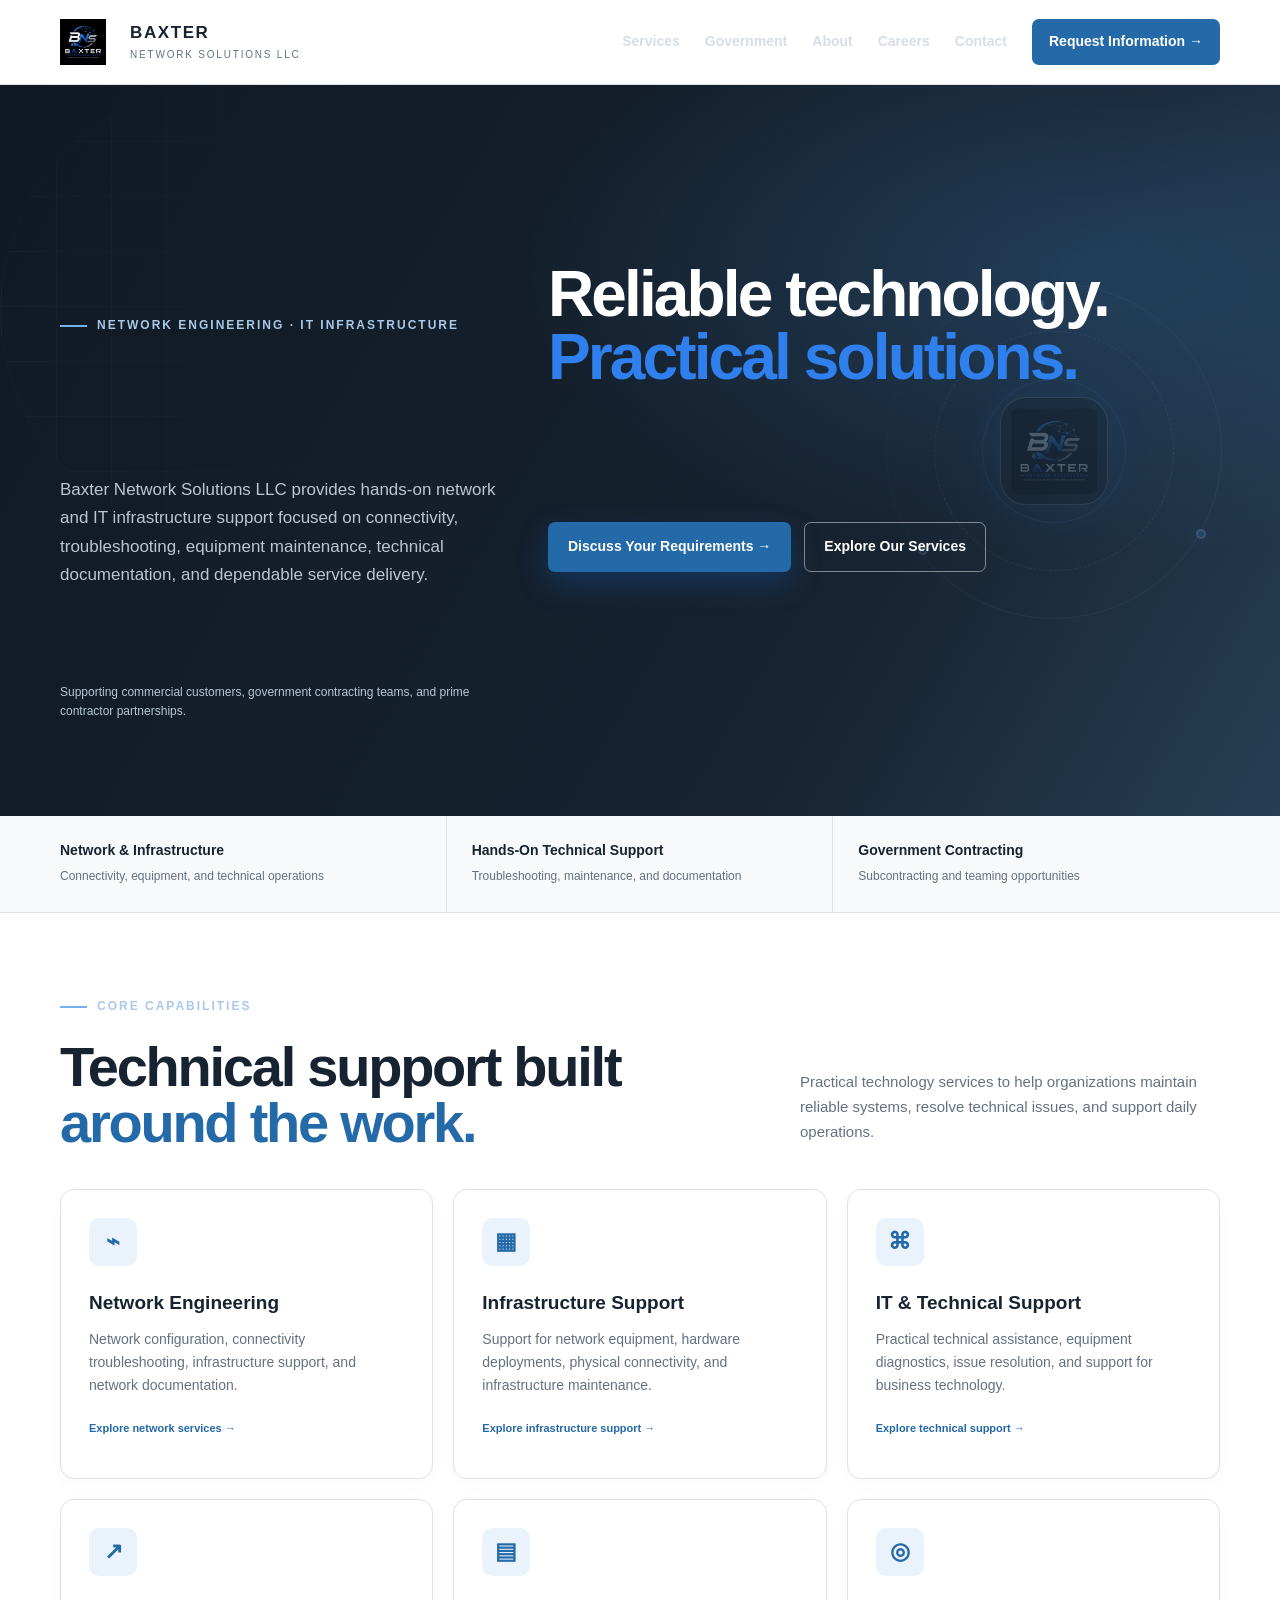
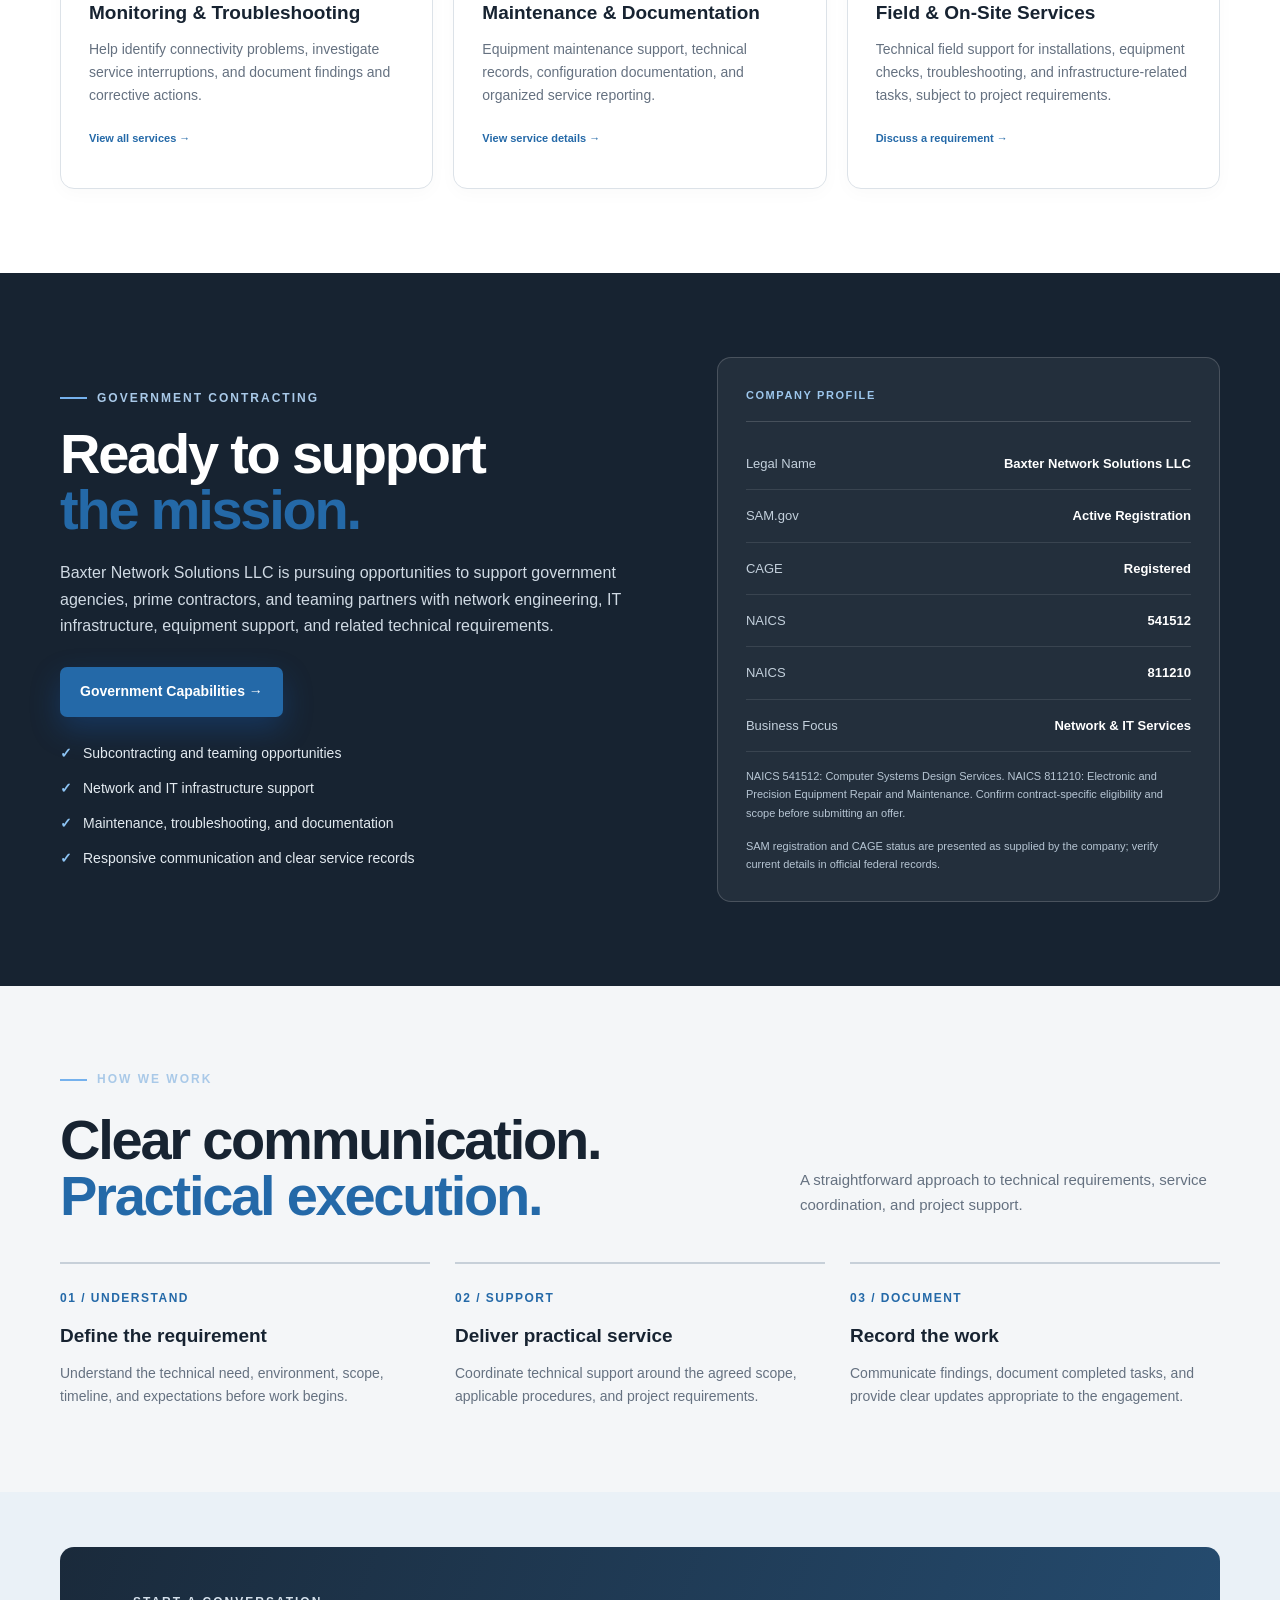
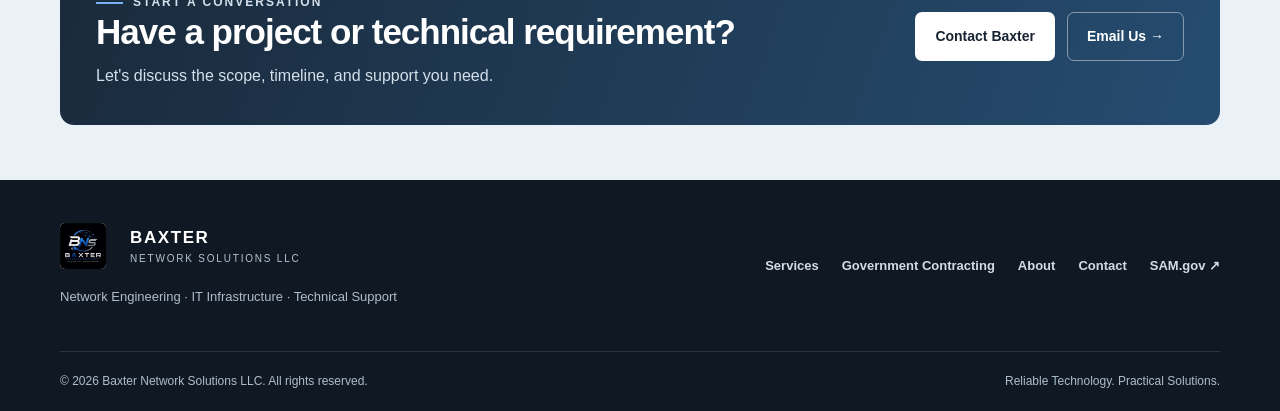
<file: index.html>
<!DOCTYPE html>
<html lang="en">
<head>
  <meta charset="UTF-8">
  <meta name="viewport" content="width=device-width, initial-scale=1.0">

  <title>Baxter Network Solutions LLC | Network Engineering & IT Services</title>
  <meta name="description" content="Baxter Network Solutions LLC provides network engineering, IT infrastructure support, troubleshooting, equipment maintenance, and technical services for commercial and government contracting opportunities.">
  <meta name="theme-color" content="#172331">

  <link rel="canonical" href="https://baxternetworksolutions.com/">
  <link rel="icon" href="Logo.jpg">
  <link rel="stylesheet" href="styles.css">

  
  <style>
    :root {
      --navy: #172331;
      --navy-deep: #101923;
      --blue: #2469a8;
      --blue-light: #eaf3fb;
      --silver: #c7d0d9;
      --ink: #202a35;
      --muted: #657180;
      --white: #fff;
      --surface: #f4f6f8;
      --line: #dce2e8;
      --radius: 14px;
      --shadow: 0 14px 38px rgba(18, 36, 54, .09);
    }

    * { box-sizing: border-box; }
    html { scroll-behavior: smooth; scroll-padding-top: 95px; }
    body {
      margin: 0;
      color: var(--ink);
      background: var(--white);
      font-family: Inter, "Segoe UI", Arial, sans-serif;
      line-height: 1.65;
    }
    a { color: inherit; }
    a:focus-visible, button:focus-visible {
      outline: 3px solid #69a9ed;
      outline-offset: 4px;
    }
    img { max-width: 100%; }
    .container { width: min(1160px, calc(100% - 40px)); margin-inline: auto; }
    .site-header {
      position: sticky;
      top: 0;
      z-index: 100;
      background: rgba(255,255,255,.97);
      border-bottom: 1px solid var(--line);
      backdrop-filter: blur(12px);
    }
    .nav-wrap {
      min-height: 84px;
      display: flex;
      justify-content: space-between;
      align-items: center;
      gap: 24px;
    }
    .brand { display: flex; align-items: center; text-decoration: none; min-width: 0; }
    .brand img { width: 64px; height: 64px; object-fit: contain; margin-right: 13px; }
    .brand-text { display: grid; line-height: 1.2; }
    .brand-text strong { font-size: 17px; letter-spacing: 1.6px; color: var(--navy); }
    .brand-text small { margin-top: 5px; font-size: 10px; letter-spacing: 1.8px; color: var(--muted); }
    .nav { display: flex; align-items: center; gap: 25px; }
    .nav a { font-size: 14px; font-weight: 650; text-decoration: none; }
    .nav a:hover { color: var(--blue); }
    .nav .nav-cta {
      padding: 11px 17px;
      color: var(--white);
      background: var(--blue);
      border-radius: 7px;
    }
    .nav .nav-cta:hover { background: var(--navy); color: white; }
    .menu-toggle {
      display: none;
      border: 1px solid var(--line);
      border-radius: 8px;
      background: white;
      color: var(--navy);
      padding: 9px 12px;
      font-size: 21px;
      cursor: pointer;
    }

    .hero {
      overflow: hidden;
      position: relative;
      color: white;
      background:
        radial-gradient(ellipse at 85% 25%, rgba(61,131,192,.27), transparent 37%),
        linear-gradient(120deg, var(--navy-deep), var(--navy) 68%, #263f55);
    }
    .hero::after {
      content: "";
      position: absolute;
      width: 450px;
      height: 450px;
      right: -180px;
      bottom: -280px;
      border: 1px solid rgba(255,255,255,.15);
      border-radius: 50%;
      box-shadow: 0 0 0 40px rgba(255,255,255,.025),
                  0 0 0 80px rgba(255,255,255,.025);
      pointer-events: none;
    }
    .hero-inner {
      position: relative;
      z-index: 1;
      padding-block: 100px 94px;
      max-width: 1160px;
    }
    .eyebrow {
      display: flex;
      align-items: center;
      gap: 10px;
      margin: 0 0 22px;
      color: #a9c9e8;
      font-size: 12px;
      font-weight: 800;
      letter-spacing: 2px;
      text-transform: uppercase;
    }
    .eyebrow::before { content: ""; width: 27px; height: 2px; background: #75b1ed; }
    h1, h2, h3, p { margin-top: 0; }
    h1 {
      max-width: 850px;
      margin-bottom: 23px;
      font-size: clamp(39px, 6vw, 70px);
      line-height: 1.07;
      letter-spacing: -2px;
    }
    h1 em, h2 em { color: #9dc7ed; font-style: normal; }
    .hero .lead {
      max-width: 700px;
      margin-bottom: 30px;
      color: #d6e0e9;
      font-size: clamp(17px, 2vw, 20px);
    }
    .actions { display: flex; flex-wrap: wrap; gap: 13px; }
    .btn {
      display: inline-flex;
      justify-content: center;
      align-items: center;
      gap: 8px;
      min-height: 48px;
      padding: 12px 19px;
      border: 1px solid transparent;
      border-radius: 7px;
      font-size: 14px;
      font-weight: 750;
      text-align: center;
      text-decoration: none;
      transition: transform .2s, background .2s;
    }
    .btn:hover { transform: translateY(-2px); }
    .btn-primary { color: white; background: var(--blue); }
    .btn-primary:hover { background: #1d578d; }
    .btn-light { color: var(--navy); background: white; }
    .btn-outline { color: white; border-color: rgba(255,255,255,.45); }
    .btn-outline:hover { background: rgba(255,255,255,.1); }
    .hero-note { margin: 24px 0 0; color: #b7c7d6; font-size: 12px; }

    .trust-strip { border-bottom: 1px solid var(--line); background: #f7f9fb; }
    .trust-grid { display: grid; grid-template-columns: repeat(3,1fr); }
    .trust-item { padding: 23px 25px; border-right: 1px solid var(--line); }
    .trust-item:first-child { padding-left: 0; }
    .trust-item:last-child { border-right: 0; }
    .trust-item strong { display: block; color: var(--navy); font-size: 14px; }
    .trust-item span { color: var(--muted); font-size: 12px; }

    .section { padding-block: 84px; }
    .section-alt { background: var(--surface); }
    .section-head {
      display: flex;
      justify-content: space-between;
      align-items: end;
      gap: 35px;
      margin-bottom: 38px;
    }
    .section-head > div { max-width: 650px; }
    .section-head > p { max-width: 420px; margin-bottom: 6px; color: var(--muted); }
    h2 {
      margin-bottom: 0;
      color: var(--navy);
      font-size: clamp(30px, 4vw, 45px);
      line-height: 1.16;
      letter-spacing: -1px;
    }
    h2 em { color: var(--blue); }
    .cards { display: grid; grid-template-columns: repeat(3, 1fr); gap: 20px; }
    .card {
      padding: 28px;
      border: 1px solid var(--line);
      border-radius: var(--radius);
      background: white;
      box-shadow: 0 5px 18px rgba(20,40,60,.025);
      transition: transform .2s, box-shadow .2s;
    }
    .card:hover { transform: translateY(-4px); box-shadow: var(--shadow); }
    .card-icon {
      display: grid;
      place-items: center;
      width: 48px;
      height: 48px;
      margin-bottom: 21px;
      border-radius: 10px;
      color: var(--blue);
      background: var(--blue-light);
      font-size: 23px;
      font-weight: 800;
    }
    .card h3 { margin-bottom: 10px; color: var(--navy); font-size: 19px; }
    .card p { margin-bottom: 17px; color: var(--muted); font-size: 14px; }
    .text-link { color: var(--blue); font-size: 14px; font-weight: 750; text-decoration: none; }
    .text-link:hover { text-decoration: underline; }

    .government { color: white; background: var(--navy); }
    .government-grid { display: grid; grid-template-columns: 1fr .85fr; gap: 65px; align-items: center; }
    .government h2 { color: white; }
    .government .eyebrow { margin-bottom: 18px; }
    .government-copy { margin: 22px 0 28px; color: #d0dae4; }
    .government-list { display: grid; gap: 12px; padding: 0; margin: 25px 0 0; list-style: none; }
    .government-list li { display: flex; gap: 11px; color: #e3eaf0; font-size: 14px; }
    .government-list li::before { content: "✓"; color: #8dc4f4; font-weight: 900; }
    .profile {
      padding: 28px;
      border: 1px solid rgba(255,255,255,.17);
      border-radius: var(--radius);
      background: rgba(255,255,255,.055);
    }
    .profile-title {
      margin-bottom: 16px;
      padding-bottom: 17px;
      border-bottom: 1px solid rgba(255,255,255,.16);
      color: #9dc7ed;
      font-size: 11px;
      font-weight: 800;
      letter-spacing: 1.6px;
    }
    .profile-row {
      display: flex;
      justify-content: space-between;
      gap: 20px;
      padding: 15px 0;
      border-bottom: 1px solid rgba(255,255,255,.1);
      font-size: 13px;
    }
    .profile-row:last-child { border: 0; }
    .profile-row span { color: #c3d0dc; }
    .profile-row strong { text-align: right; color: white; }
    .profile-note { margin: 15px 0 0; color: #b6c5d3; font-size: 11px; }

    .approach-grid { display: grid; grid-template-columns: repeat(3,1fr); gap: 25px; }
    .approach-item { padding-top: 20px; border-top: 2px solid var(--silver); }
    .approach-number { color: var(--blue); font-size: 12px; font-weight: 850; letter-spacing: 1.5px; }
    .approach-item h3 { margin: 10px 0; color: var(--navy); font-size: 19px; }
    .approach-item p { margin-bottom: 0; color: var(--muted); font-size: 14px; }

    .cta-band { padding-block: 55px; color: white; background: #eaf1f7; }
    .cta-inner {
      display: flex;
      justify-content: space-between;
      align-items: center;
      gap: 28px;
      padding: 36px;
      border-radius: var(--radius);
      color: white;
      background: linear-gradient(110deg, #1a2a3b, #254c70);
    }
    .cta-inner h2 { color: white; font-size: clamp(26px, 3vw, 35px); }
    .cta-inner p { margin: 10px 0 0; color: #d4e0eb; }
    .cta-actions { display: flex; flex-wrap: wrap; gap: 12px; }

    .footer { color: #d2dce5; background: var(--navy-deep); }
    .footer-top {
      display: flex;
      justify-content: space-between;
      gap: 40px;
      padding-block: 43px;
    }
    .footer .brand-text strong { color: white; }
    .footer .brand-text small { color: #b5c4d1; }
    .footer .brand img { background: white; border-radius: 5px; }
    .footer-brand p { margin: 17px 0 0; color: #aebdca; font-size: 13px; }
    .footer-links { display: flex; flex-wrap: wrap; align-content: start; gap: 16px 23px; }
    .footer-links a { color: #d2dce5; font-size: 13px; text-decoration: none; }
    .footer-links a:hover { color: white; }
    .footer-bottom {
      display: flex;
      justify-content: space-between;
      gap: 20px;
      padding-block: 19px;
      border-top: 1px solid rgba(255,255,255,.12);
      color: #aebdca;
      font-size: 12px;
    }

    @media (max-width: 850px) {
      .menu-toggle { display: block; }
      .nav {
        display: none;
        position: absolute;
        top: 83px;
        left: 0;
        right: 0;
        padding: 20px;
        border-bottom: 1px solid var(--line);
        background: white;
        box-shadow: var(--shadow);
      }
      .nav.open { display: grid; gap: 0; }
      .nav a { padding: 12px 8px; }
      .nav .nav-cta { text-align: center; margin-top: 8px; }
      .section-head { display: block; }
      .section-head > p { margin-top: 18px; }
      .government-grid { grid-template-columns: 1fr; gap: 35px; }
      .cards { grid-template-columns: repeat(2,1fr); }
      .trust-item { padding-inline: 15px; }
      .trust-item:first-child { padding-left: 0; }
      .cta-inner { align-items: flex-start; flex-direction: column; }
    }
    @media (max-width: 560px) {
      .container { width: min(100% - 30px, 1160px); }
      .nav-wrap { min-height: 75px; }
      .brand img { width: 48px; height: 48px; margin-right: 9px; }
      .brand-text strong { font-size: 14px; letter-spacing: 1px; }
      .brand-text small { font-size: 8px; letter-spacing: 1px; }
      .nav { top: 74px; }
      .hero-inner { padding-block: 70px; }
      h1 { letter-spacing: -1px; }
      .section { padding-block: 60px; }
      .cards, .approach-grid, .trust-grid { grid-template-columns: 1fr; }
      .trust-item, .trust-item:first-child {
        padding: 15px 0;
        border-right: 0;
        border-bottom: 1px solid var(--line);
      }
      .trust-item:last-child { border-bottom: 0; }
      .card { padding: 23px; }
      .profile { padding: 21px; }
      .profile-row { gap: 12px; }
      .cta-inner { padding: 25px; }
      .footer-top, .footer-bottom { flex-direction: column; }
      .footer-top { gap: 25px; }
      .footer-bottom { gap: 7px; }
    }
    @media (prefers-reduced-motion: reduce) {
      *, *::before, *::after {
        scroll-behavior: auto !important;
        transition-duration: .01ms !important;
      }
    }
  </style>
</head>

<body>
  <header class="site-header">
    <div class="container nav-wrap">
      <a class="brand" href="index.html" aria-label="Baxter Network Solutions home">
        <img src="Logo.jpg" alt="Baxter Network Solutions LLC logo">
        <span class="brand-text">
          <strong>BAXTER</strong>
          <small>NETWORK SOLUTIONS LLC</small>
        </span>
      </a>

      <button class="menu-toggle" type="button"
        aria-label="Open navigation" aria-expanded="false"
        aria-controls="primary-nav">☰</button>

      <nav class="nav" id="primary-nav" aria-label="Main navigation">
        <a href="services.html">Services</a>
        <a href="government.html">Government</a>
        <a href="about.html">About</a>
        <a href="careers.html">Careers</a>
        <a href="contact.html">Contact</a>
        <a class="nav-cta" href="contact.html">Request Information →</a>
      </nav>
    </div>
  </header>

  <main>
    <section class="hero">    
  <div class="hero-logo-orbit" aria-hidden="true">
    <span class="orbit-ring orbit-ring-one"></span>
    <span class="orbit-ring orbit-ring-two"></span>
    <span class="orbit-ring orbit-ring-three"></span>
    <span class="orbit-node orbit-node-one"></span>
    <span class="orbit-node orbit-node-two"></span>
    <span class="orbit-node orbit-node-three"></span>
    <div class="orbit-logo">
      <img src="Logo.jpg" alt="">
    </div>
  </div>
      <div class="container hero-inner">
        <p class="eyebrow">Network Engineering · IT Infrastructure</p>
        <h1>Reliable technology.<br><em>Practical solutions.</em></h1>
        <p class="lead">
          Baxter Network Solutions LLC provides hands-on network and IT
          infrastructure support focused on connectivity, troubleshooting,
          equipment maintenance, technical documentation, and dependable
          service delivery.
        </p>
        <div class="actions">
          <a class="btn btn-primary" href="contact.html">Discuss Your Requirements →</a>
          <a class="btn btn-outline" href="services.html">Explore Our Services</a>
        </div>
        <p class="hero-note">
          Supporting commercial customers, government contracting teams,
          and prime contractor partnerships.
        </p>
      </div>
    </section>

    <section class="trust-strip" aria-label="Business focus">
      <div class="container trust-grid">
        <div class="trust-item">
          <strong>Network & Infrastructure</strong>
          <span>Connectivity, equipment, and technical operations</span>
        </div>
        <div class="trust-item">
          <strong>Hands-On Technical Support</strong>
          <span>Troubleshooting, maintenance, and documentation</span>
        </div>
        <div class="trust-item">
          <strong>Government Contracting</strong>
          <span>Subcontracting and teaming opportunities</span>
        </div>
      </div>
    </section>

    <section class="section" id="capabilities">
      <div class="container">
        <div class="section-head">
          <div>
            <p class="eyebrow">Core Capabilities</p>
            <h2>Technical support built<br><em>around the work.</em></h2>
          </div>
          <p>
            Practical technology services to help organizations maintain
            reliable systems, resolve technical issues, and support daily
            operations.
          </p>
        </div>

        <div class="cards">
          <article class="card">
            <div class="card-icon" aria-hidden="true">⌁</div>
            <h3>Network Engineering</h3>
            <p>
              Network configuration, connectivity troubleshooting,
              infrastructure support, and network documentation.
            </p>
            <a class="text-link" href="services.html#network">Explore network services →</a>
          </article>

          <article class="card">
            <div class="card-icon" aria-hidden="true">▦</div>
            <h3>Infrastructure Support</h3>
            <p>
              Support for network equipment, hardware deployments,
              physical connectivity, and infrastructure maintenance.
            </p>
            <a class="text-link" href="services.html#infrastructure">Explore infrastructure support →</a>
          </article>

          <article class="card">
            <div class="card-icon" aria-hidden="true">⌘</div>
            <h3>IT & Technical Support</h3>
            <p>
              Practical technical assistance, equipment diagnostics,
              issue resolution, and support for business technology.
            </p>
            <a class="text-link" href="services.html#support">Explore technical support →</a>
          </article>

          <article class="card">
            <div class="card-icon" aria-hidden="true">↗</div>
            <h3>Monitoring & Troubleshooting</h3>
            <p>
              Help identify connectivity problems, investigate service
              interruptions, and document findings and corrective actions.
            </p>
            <a class="text-link" href="services.html">View all services →</a>
          </article>

          <article class="card">
            <div class="card-icon" aria-hidden="true">▤</div>
            <h3>Maintenance & Documentation</h3>
            <p>
              Equipment maintenance support, technical records,
              configuration documentation, and organized service reporting.
            </p>
            <a class="text-link" href="services.html">View service details →</a>
          </article>

          <article class="card">
            <div class="card-icon" aria-hidden="true">◎</div>
            <h3>Field & On-Site Services</h3>
            <p>
              Technical field support for installations, equipment
              checks, troubleshooting, and infrastructure-related tasks,
              subject to project requirements.
            </p>
            <a class="text-link" href="contact.html">Discuss a requirement →</a>
          </article>
        </div>
      </div>
    </section>

    <section class="section government" id="government">
      <div class="container government-grid">
        <div>
          <p class="eyebrow">Government Contracting</p>
          <h2>Ready to support<br><em>the mission.</em></h2>
          <p class="government-copy">
            Baxter Network Solutions LLC is pursuing opportunities to
            support government agencies, prime contractors, and teaming
            partners with network engineering, IT infrastructure, equipment
            support, and related technical requirements.
          </p>
          <a class="btn btn-primary" href="government.html">Government Capabilities →</a>

          <ul class="government-list">
            <li>Subcontracting and teaming opportunities</li>
            <li>Network and IT infrastructure support</li>
            <li>Maintenance, troubleshooting, and documentation</li>
            <li>Responsive communication and clear service records</li>
          </ul>
        </div>

        <aside class="profile" aria-label="Business profile">
          <div class="profile-title">COMPANY PROFILE</div>
          <div class="profile-row">
            <span>Legal Name</span>
            <strong>Baxter Network Solutions LLC</strong>
          </div>
          <div class="profile-row">
            <span>SAM.gov</span>
            <strong>Active Registration</strong>
          </div>
          <div class="profile-row">
            <span>CAGE</span>
            <strong>Registered</strong>
          </div>
          <div class="profile-row">
            <span>NAICS</span>
            <strong>541512</strong>
          </div>
          <div class="profile-row">
            <span>NAICS</span>
            <strong>811210</strong>
          </div>
          <div class="profile-row">
            <span>Business Focus</span>
            <strong>Network & IT Services</strong>
          </div>
          <p class="profile-note">
            NAICS 541512: Computer Systems Design Services.
            NAICS 811210: Electronic and Precision Equipment Repair
            and Maintenance. Confirm contract-specific eligibility and scope
            before submitting an offer.
          </p>
          <p class="profile-note">
            SAM registration and CAGE status are presented as supplied by
            the company; verify current details in official federal records.
          </p>
        </aside>
      </div>
    </section>

    <section class="section section-alt">
      <div class="container">
        <div class="section-head">
          <div>
            <p class="eyebrow">How We Work</p>
            <h2>Clear communication.<br><em>Practical execution.</em></h2>
          </div>
          <p>
            A straightforward approach to technical requirements, service
            coordination, and project support.
          </p>
        </div>

        <div class="approach-grid">
          <article class="approach-item">
            <span class="approach-number">01 / UNDERSTAND</span>
            <h3>Define the requirement</h3>
            <p>
              Understand the technical need, environment, scope, timeline,
              and expectations before work begins.
            </p>
          </article>
          <article class="approach-item">
            <span class="approach-number">02 / SUPPORT</span>
            <h3>Deliver practical service</h3>
            <p>
              Coordinate technical support around the agreed scope,
              applicable procedures, and project requirements.
            </p>
          </article>
          <article class="approach-item">
            <span class="approach-number">03 / DOCUMENT</span>
            <h3>Record the work</h3>
            <p>
              Communicate findings, document completed tasks, and provide
              clear updates appropriate to the engagement.
            </p>
          </article>
        </div>
      </div>
    </section>

    <section class="cta-band">
      <div class="container">
        <div class="cta-inner">
          <div>
            <p class="eyebrow">Start a Conversation</p>
            <h2>Have a project or technical requirement?</h2>
            <p>Let's discuss the scope, timeline, and support you need.</p>
          </div>
          <div class="cta-actions">
            <a class="btn btn-light" href="contact.html">Contact Baxter</a>
            <a class="btn btn-outline"
              href="mailto:kevin.baxter@baxternetworksolutions.com?subject=Baxter%20Network%20Solutions%20Inquiry">
              Email Us →
            </a>
          </div>
        </div>
      </div>
    </section>
  </main>

  <footer class="footer">
    <div class="container footer-top">
      <div class="footer-brand">
        <a class="brand" href="index.html">
          <img src="Logo.jpg" alt="" aria-hidden="true">
          <span class="brand-text">
            <strong>BAXTER</strong>
            <small>NETWORK SOLUTIONS LLC</small>
          </span>
        </a>
        <p>Network Engineering · IT Infrastructure · Technical Support</p>
      </div>
      <nav class="footer-links" aria-label="Footer navigation">
        <a href="services.html">Services</a>
        <a href="government.html">Government Contracting</a>
        <a href="about.html">About</a>
        <a href="contact.html">Contact</a>
        <a href="https://sam.gov/" target="_blank" rel="noopener noreferrer">SAM.gov ↗</a>
      </nav>
    </div>
    <div class="container footer-bottom">
      <span>© <span id="year"></span> Baxter Network Solutions LLC. All rights reserved.</span>
      <span>Reliable Technology. Practical Solutions.</span>
    </div>
  </footer>

  <script>
    const menuButton = document.querySelector(".menu-toggle");
    const navigation = document.querySelector("#primary-nav");

    if (menuButton && navigation) {
      menuButton.addEventListener("click", () => {
        const isOpen = navigation.classList.toggle("open");
        menuButton.setAttribute("aria-expanded", String(isOpen));
        menuButton.setAttribute(
          "aria-label",
          isOpen ? "Close navigation" : "Open navigation"
        );
        menuButton.textContent = isOpen ? "✕" : "☰";
      });

      navigation.querySelectorAll("a").forEach((link) => {
        link.addEventListener("click", () => {
          navigation.classList.remove("open");
          menuButton.setAttribute("aria-expanded", "false");
          menuButton.setAttribute("aria-label", "Open navigation");
          menuButton.textContent = "☰";
        });
      });
    }

    document.querySelector("#year").textContent = new Date().getFullYear();
    
/* Restore scroll-reveal animations */
const revealItems = document.querySelectorAll(
  ".trust-item, .section-head, .card, .government-grid, .approach-item, .cta-inner"
);

revealItems.forEach((item) => item.classList.add("reveal"));

if ("IntersectionObserver" in window) {
  const revealObserver = new IntersectionObserver((entries, observer) => {
    entries.forEach((entry) => {
      if (entry.isIntersecting) {
        entry.target.classList.add("visible");
        observer.unobserve(entry.target);
      }
    });
  }, { threshold: 0.12 });

  revealItems.forEach((item) => revealObserver.observe(item));
} else {
  revealItems.forEach((item) => item.classList.add("visible"));
}
  </script>
</body>
</html>
</file>
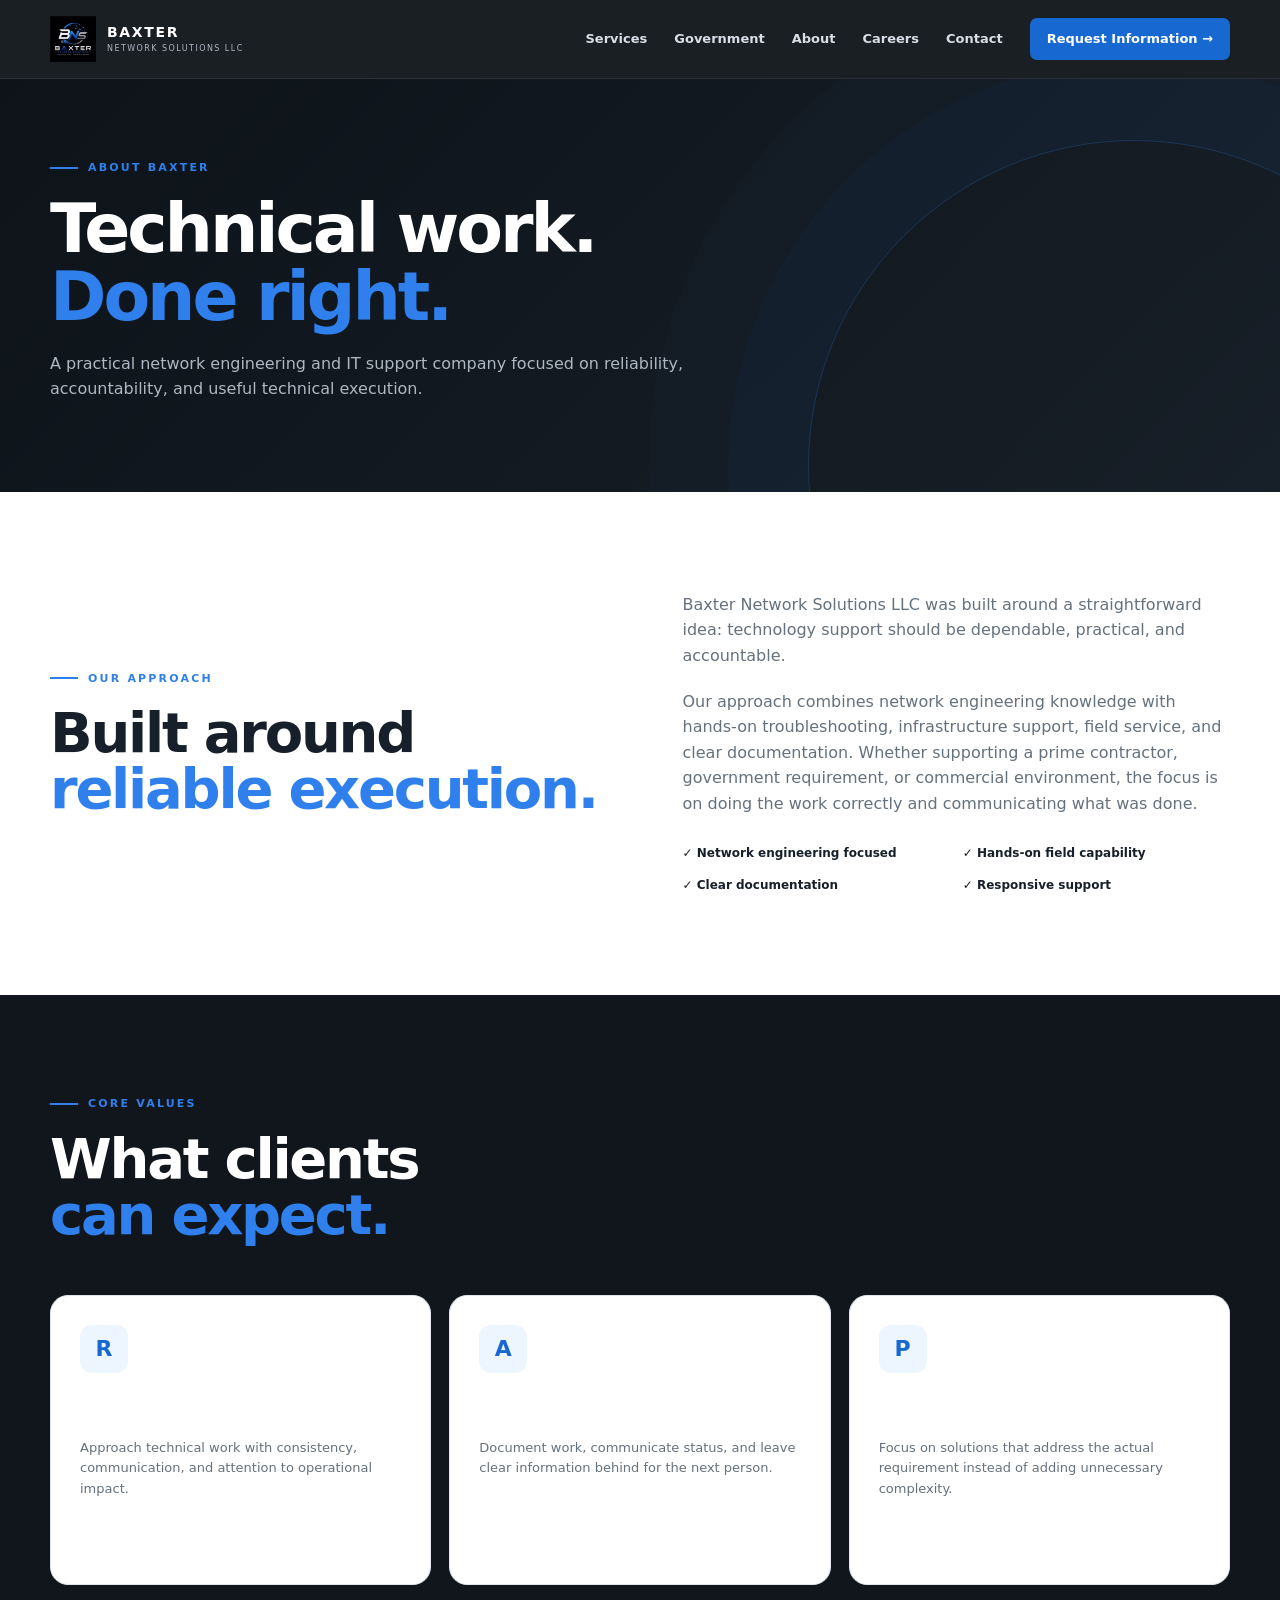
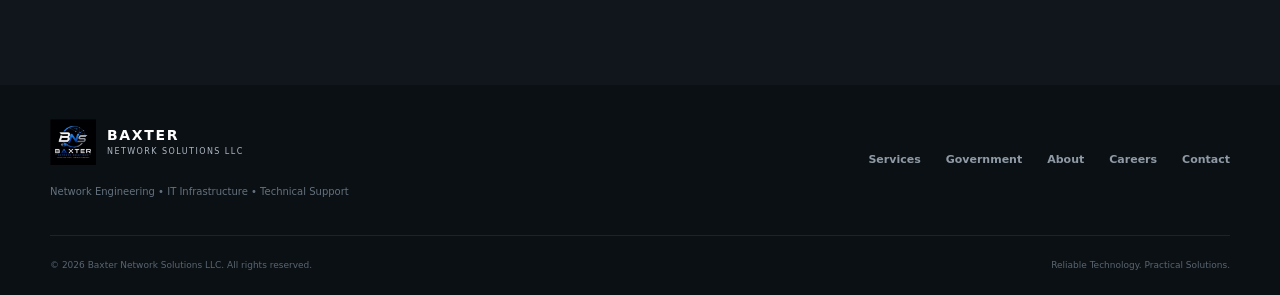
<file: about.html>
<!DOCTYPE html><html lang="en"><head><meta charset="UTF-8"><meta name="viewport" content="width=device-width,initial-scale=1.0"><meta name="description" content="About | Baxter Network Solutions LLC"><meta name="theme-color" content="#11161c"><title>About | Baxter Network Solutions LLC</title><link rel="stylesheet" href="styles.css"></head><body>
<header class="site-header">
  <div class="container nav-wrap">
    <a class="brand" href="index.html" aria-label="Baxter Network Solutions home">
      <img src="Logo.jpg" alt="Baxter Network Solutions LLC logo">
      <span class="brand-text">
        <strong>BAXTER</strong>
        <small>NETWORK SOLUTIONS LLC</small>
      </span>
    </a>

    <button class="menu-toggle" type="button"
      aria-label="Open navigation" aria-expanded="false"
      aria-controls="primary-nav">☰</button>

    <nav class="nav" id="primary-nav" aria-label="Main navigation">
      <a href="services.html">Services</a>
      <a href="government.html">Government</a>
      <a href="about.html">About</a>
      <a href="careers.html">Careers</a>
      <a href="contact.html">Contact</a>
      <a class="nav-cta" href="contact.html">Request Information →</a>
    </nav>
  </div>
</header>

<section class="page-title"><div class="container"><p class="eyebrow"><span></span> ABOUT BAXTER</p><h1>Technical work.<br><em>Done right.</em></h1><p>A practical network engineering and IT support company focused on reliability, accountability, and useful technical execution.</p></div></section>
<section class="section"><div class="container split"><div class="reveal"><p class="eyebrow"><span></span> OUR APPROACH</p><h2>Built around<br><em>reliable execution.</em></h2></div><div class="reveal"><p class="muted">Baxter Network Solutions LLC was built around a straightforward idea: technology support should be dependable, practical, and accountable.</p><p class="muted" style="margin-top:20px">Our approach combines network engineering knowledge with hands-on troubleshooting, infrastructure support, field service, and clear documentation. Whether supporting a prime contractor, government requirement, or commercial environment, the focus is on doing the work correctly and communicating what was done.</p><div class="check-list"><div>✓ Network engineering focused</div><div>✓ Hands-on field capability</div><div>✓ Clear documentation</div><div>✓ Responsive support</div></div></div></div></section>
<section class="section dark"><div class="container"><div class="section-head reveal"><div><p class="eyebrow"><span></span> CORE VALUES</p><h2>What clients<br><em>can expect.</em></h2></div></div><div class="cards"><article class="card reveal"><div class="icon">R</div><h3>Reliability</h3><p>Approach technical work with consistency, communication, and attention to operational impact.</p></article><article class="card reveal"><div class="icon">A</div><h3>Accountability</h3><p>Document work, communicate status, and leave clear information behind for the next person.</p></article><article class="card reveal"><div class="icon">P</div><h3>Practicality</h3><p>Focus on solutions that address the actual requirement instead of adding unnecessary complexity.</p></article></div></div></section>
<footer class="footer"><div class="container footer-top"><div class="footer-brand"><a class="brand" href="index.html"
   aria-label="Baxter Network Solutions home">
  <img src="Logo.jpg"
       alt="Baxter Network Solutions LLC logo">
  <span class="brand-text">
    <strong>BAXTER</strong>
    <small>NETWORK SOLUTIONS LLC</small>
  </span>
</a><p>Network Engineering • IT Infrastructure • Technical Support</p></div><div class="footer-links"><a href="services.html">Services</a><a href="government.html">Government</a><a href="about.html">About</a><a href="careers.html">Careers</a><a href="contact.html">Contact</a></div></div><div class="container footer-bottom"><span>© <span id="year"></span> Baxter Network Solutions LLC. All rights reserved.</span><span>Reliable Technology. Practical Solutions.</span></div></footer><script src="script.js"></script></body></html>
</file>
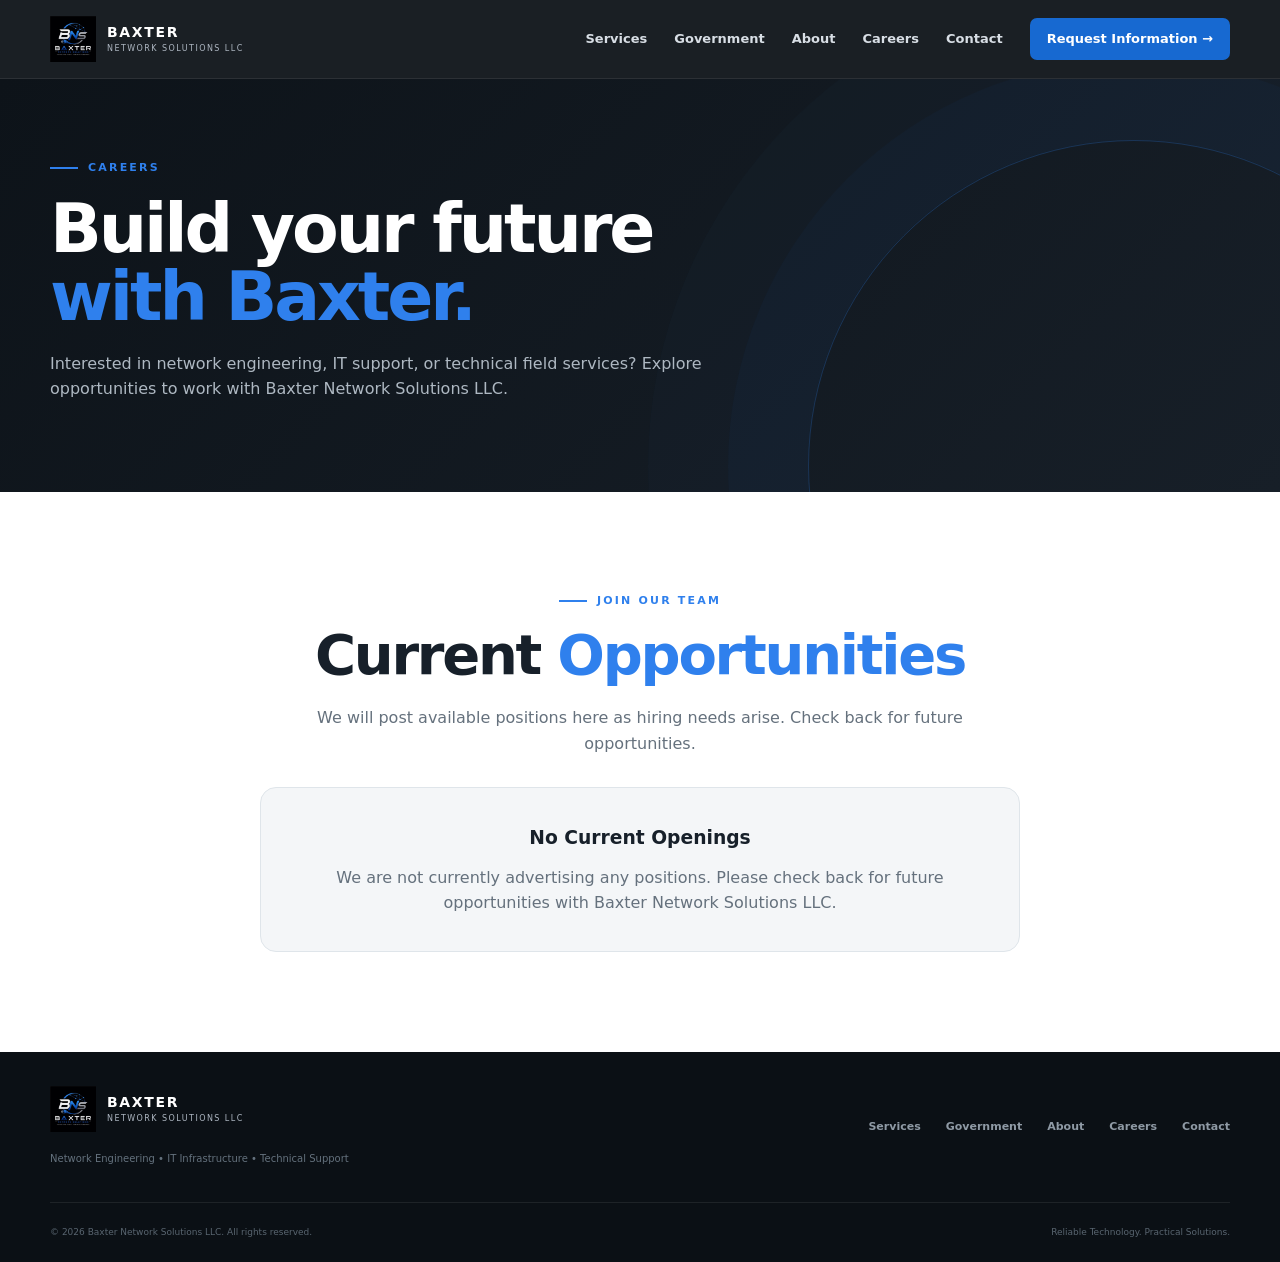
<file: careers.html>
<!DOCTYPE html>
<html lang="en">
<head>
  <meta charset="UTF-8">
  <meta name="viewport" content="width=device-width, initial-scale=1.0">
  <meta name="description" content="Career opportunities at Baxter Network Solutions LLC.">
  <meta name="theme-color" content="#11161c">
  <title>Careers | Baxter Network Solutions LLC</title>
  <link rel="icon" href="Logo.jpg">
  <link rel="stylesheet" href="styles.css">
  <style>
    .careers-intro {
      max-width: 760px;
      margin: 0 auto;
      text-align: center;
    }
    .career-card {
      max-width: 800px;
      margin: 35px auto 0;
      padding: 30px;
      border: 1px solid #dfe5ea;
      border-radius: 16px;
      background: white;
    }
    .career-card h3 {
      font-size: 23px;
      margin-bottom: 10px;
    }
    .career-meta {
      color: #65717d;
      font-size: 13px;
      margin-bottom: 18px;
    }
    .career-card p, .career-card li {
      margin-bottom: 12px;
    }
    .career-card ul {
      padding-left: 22px;
      margin: 15px 0 25px;
    }
    .no-openings {
      margin: 30px auto 0;
      max-width: 760px;
      padding: 35px;
      text-align: center;
      border: 1px solid #dfe5ea;
      border-radius: 16px;
      background: #f4f6f8;
    }
  </style>
</head>
<body>


<header class="site-header">
  <div class="container nav-wrap">
    <a class="brand" href="index.html" aria-label="Baxter Network Solutions home">
      <img src="Logo.jpg" alt="Baxter Network Solutions LLC logo">
      <span class="brand-text">
        <strong>BAXTER</strong>
        <small>NETWORK SOLUTIONS LLC</small>
      </span>
    </a>

    <button class="menu-toggle" type="button"
      aria-label="Open navigation" aria-expanded="false"
      aria-controls="primary-nav">☰</button>

    <nav class="nav" id="primary-nav" aria-label="Main navigation">
      <a href="services.html">Services</a>
      <a href="government.html">Government</a>
      <a href="about.html">About</a>
      <a href="careers.html">Careers</a>
      <a href="contact.html">Contact</a>
      <a class="nav-cta" href="contact.html">Request Information →</a>
    </nav>
  </div>
</header>


<main>
  <section class="page-title">
    <div class="container">
      <p class="eyebrow"><span></span> CAREERS</p>
      <h1>Build your future<br><em>with Baxter.</em></h1>
      <p>
        Interested in network engineering, IT support, or technical
        field services? Explore opportunities to work with
        Baxter Network Solutions LLC.
      </p>
    </div>
  </section>

  <section class="section">
    <div class="container">
      <div class="careers-intro">
        <p class="eyebrow" style="justify-content:center">
          <span></span> JOIN OUR TEAM
        </p>
        <h2>Current <em>Opportunities</em></h2>
        <p class="muted" style="margin-top:22px">
          We will post available positions here as hiring needs arise.
          Check back for future opportunities.
        </p>
      </div>

      <!--
        WHEN YOU HAVE AN OPENING:
        Replace the no-openings section below with a career-card.
        Include the real job title, location, employment type,
        pay range if available, responsibilities and qualifications.
      -->

      <div class="no-openings">
        <h3>No Current Openings</h3>
        <p class="muted" style="margin-top:12px">
          We are not currently advertising any positions.
          Please check back for future opportunities with
          Baxter Network Solutions LLC.
        </p>
      </div>

      <!-- EXAMPLE JOB CARD — keep hidden until you have a real opening.

      <article class="career-card">
        <h3>Network Technician</h3>
        <p class="career-meta">
          Location: Specify location · Employment type: Specify type
        </p>
        <p>
          Support network equipment, troubleshoot connectivity,
          assist with maintenance, and document technical work.
        </p>
        <h4>Qualifications</h4>
        <ul>
          <li>Relevant networking or IT experience.</li>
          <li>Strong troubleshooting and documentation skills.</li>
          <li>Ability to meet the specific job requirements.</li>
        </ul>
        <a class="btn btn-primary"
           href="mailto:kevin.baxter@baxternetworksolutions.com?subject=Application%20-%20Network%20Technician">
          Apply by Email →
        </a>
        <p class="career-meta" style="margin-top:12px">
          Applicants should attach their résumé and include
          their contact details in the email.
        </p>
      </article>

      -->
    </div>
  </section>
</main>

<footer class="footer">
  <div class="container footer-top">
    <div class="footer-brand">
      <a class="brand" href="index.html">
        <img src="Logo.jpg" alt="Baxter Network Solutions LLC logo">
        <span class="brand-text">
          <strong>BAXTER</strong>
          <small>NETWORK SOLUTIONS LLC</small>
        </span>
      </a>
      <p>Network Engineering • IT Infrastructure • Technical Support</p>
    </div>
    <div class="footer-links">
      <a href="services.html">Services</a>
      <a href="government.html">Government</a>
      <a href="about.html">About</a>
      <a href="careers.html">Careers</a>
      <a href="contact.html">Contact</a>
    </div>
  </div>
  <div class="container footer-bottom">
    <span>© <span id="year"></span> Baxter Network Solutions LLC.
      All rights reserved.</span>
    <span>Reliable Technology. Practical Solutions.</span>
  </div>
</footer>

<script src="script.js"></script>
</body>
</html>
</file>
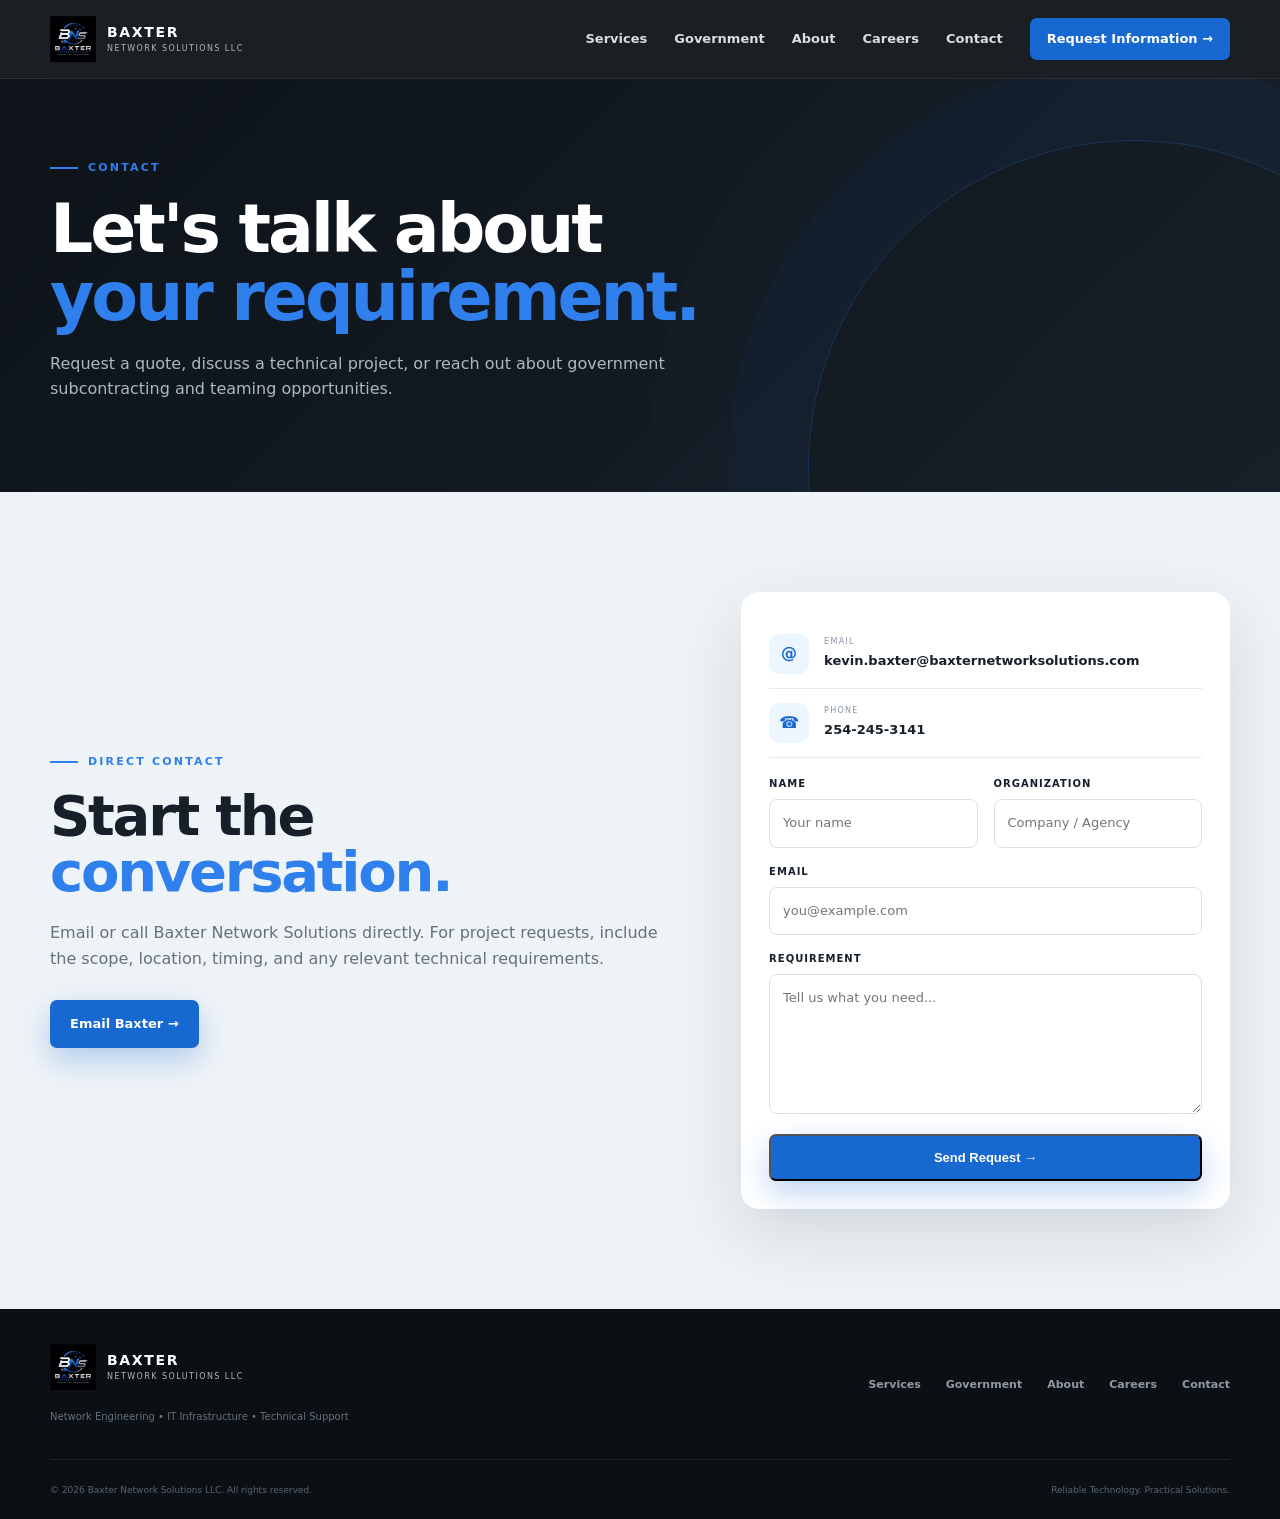
<file: contact.html>
<!DOCTYPE html><html lang="en"><head><meta charset="UTF-8"><meta name="viewport" content="width=device-width,initial-scale=1.0"><meta name="description" content="Contact | Baxter Network Solutions LLC"><meta name="theme-color" content="#11161c"><title>Contact | Baxter Network Solutions LLC</title><link rel="stylesheet" href="styles.css"></head><body>
<header class="site-header">
  <div class="container nav-wrap">
    <a class="brand" href="index.html" aria-label="Baxter Network Solutions home">
      <img src="Logo.jpg" alt="Baxter Network Solutions LLC logo">
      <span class="brand-text">
        <strong>BAXTER</strong>
        <small>NETWORK SOLUTIONS LLC</small>
      </span>
    </a>

    <button class="menu-toggle" type="button"
      aria-label="Open navigation" aria-expanded="false"
      aria-controls="primary-nav">☰</button>

    <nav class="nav" id="primary-nav" aria-label="Main navigation">
      <a href="services.html">Services</a>
      <a href="government.html">Government</a>
      <a href="about.html">About</a>
      <a href="careers.html">Careers</a>
      <a href="contact.html">Contact</a>
      <a class="nav-cta" href="contact.html">Request Information →</a>
    </nav>
  </div>
</header>

<section class="page-title"><div class="container"><p class="eyebrow"><span></span> CONTACT</p><h1>Let's talk about<br><em>your requirement.</em></h1><p>Request a quote, discuss a technical project, or reach out about government subcontracting and teaming opportunities.</p></div></section>
<section class="section contact"><div class="container contact-grid"><div class="reveal"><p class="eyebrow"><span></span> DIRECT CONTACT</p><h2>Start the<br><em>conversation.</em></h2><p class="muted" style="margin-top:20px">Email or call Baxter Network Solutions directly. For project requests, include the scope, location, timing, and any relevant technical requirements.</p><div style="margin-top:28px"><a class="btn btn-primary" href="mailto:kevin.baxter@baxternetworksolutions.com">Email Baxter →</a></div></div><div class="contact-card reveal"><a class="contact-item" href="mailto:kevin.baxter@baxternetworksolutions.com"><span class="contact-icon">@</span><span><small>EMAIL</small><strong>kevin.baxter@baxternetworksolutions.com</strong></span></a><a class="contact-item" href="tel:+12542453141"><span class="contact-icon">☎</span><span><small>PHONE</small><strong>254-245-3141</strong></span></a><form onsubmit="event.preventDefault();window.location.href='mailto:kevin.baxter@baxternetworksolutions.com?subject='+encodeURIComponent('Website Quote Request')+'&body='+encodeURIComponent(document.getElementById('message').value);"><div class="form-grid" style="margin-top:18px"><div class="field"><label>Name</label><input required placeholder="Your name"></div><div class="field"><label>Organization</label><input placeholder="Company / Agency"></div><div class="field full-field"><label>Email</label><input type="email" required placeholder="you@example.com"></div><div class="field full-field"><label>Requirement</label><textarea id="message" required placeholder="Tell us what you need..."></textarea></div></div><button class="btn btn-primary full" type="submit">Send Request →</button></form></div></div></section>
<footer class="footer"><div class="container footer-top"><div class="footer-brand"><a class="brand" href="index.html"
   aria-label="Baxter Network Solutions home">
  <img src="Logo.jpg"
       alt="Baxter Network Solutions LLC logo">
  <span class="brand-text">
    <strong>BAXTER</strong>
    <small>NETWORK SOLUTIONS LLC</small>
  </span>
</a><p>Network Engineering • IT Infrastructure • Technical Support</p></div><div class="footer-links"><a href="services.html">Services</a><a href="government.html">Government</a><a href="about.html">About</a><a href="careers.html">Careers</a><a href="contact.html">Contact</a></div></div><div class="container footer-bottom"><span>© <span id="year"></span> Baxter Network Solutions LLC. All rights reserved.</span><span>Reliable Technology. Practical Solutions.</span></div></footer><script src="script.js"></script></body></html>
</file>
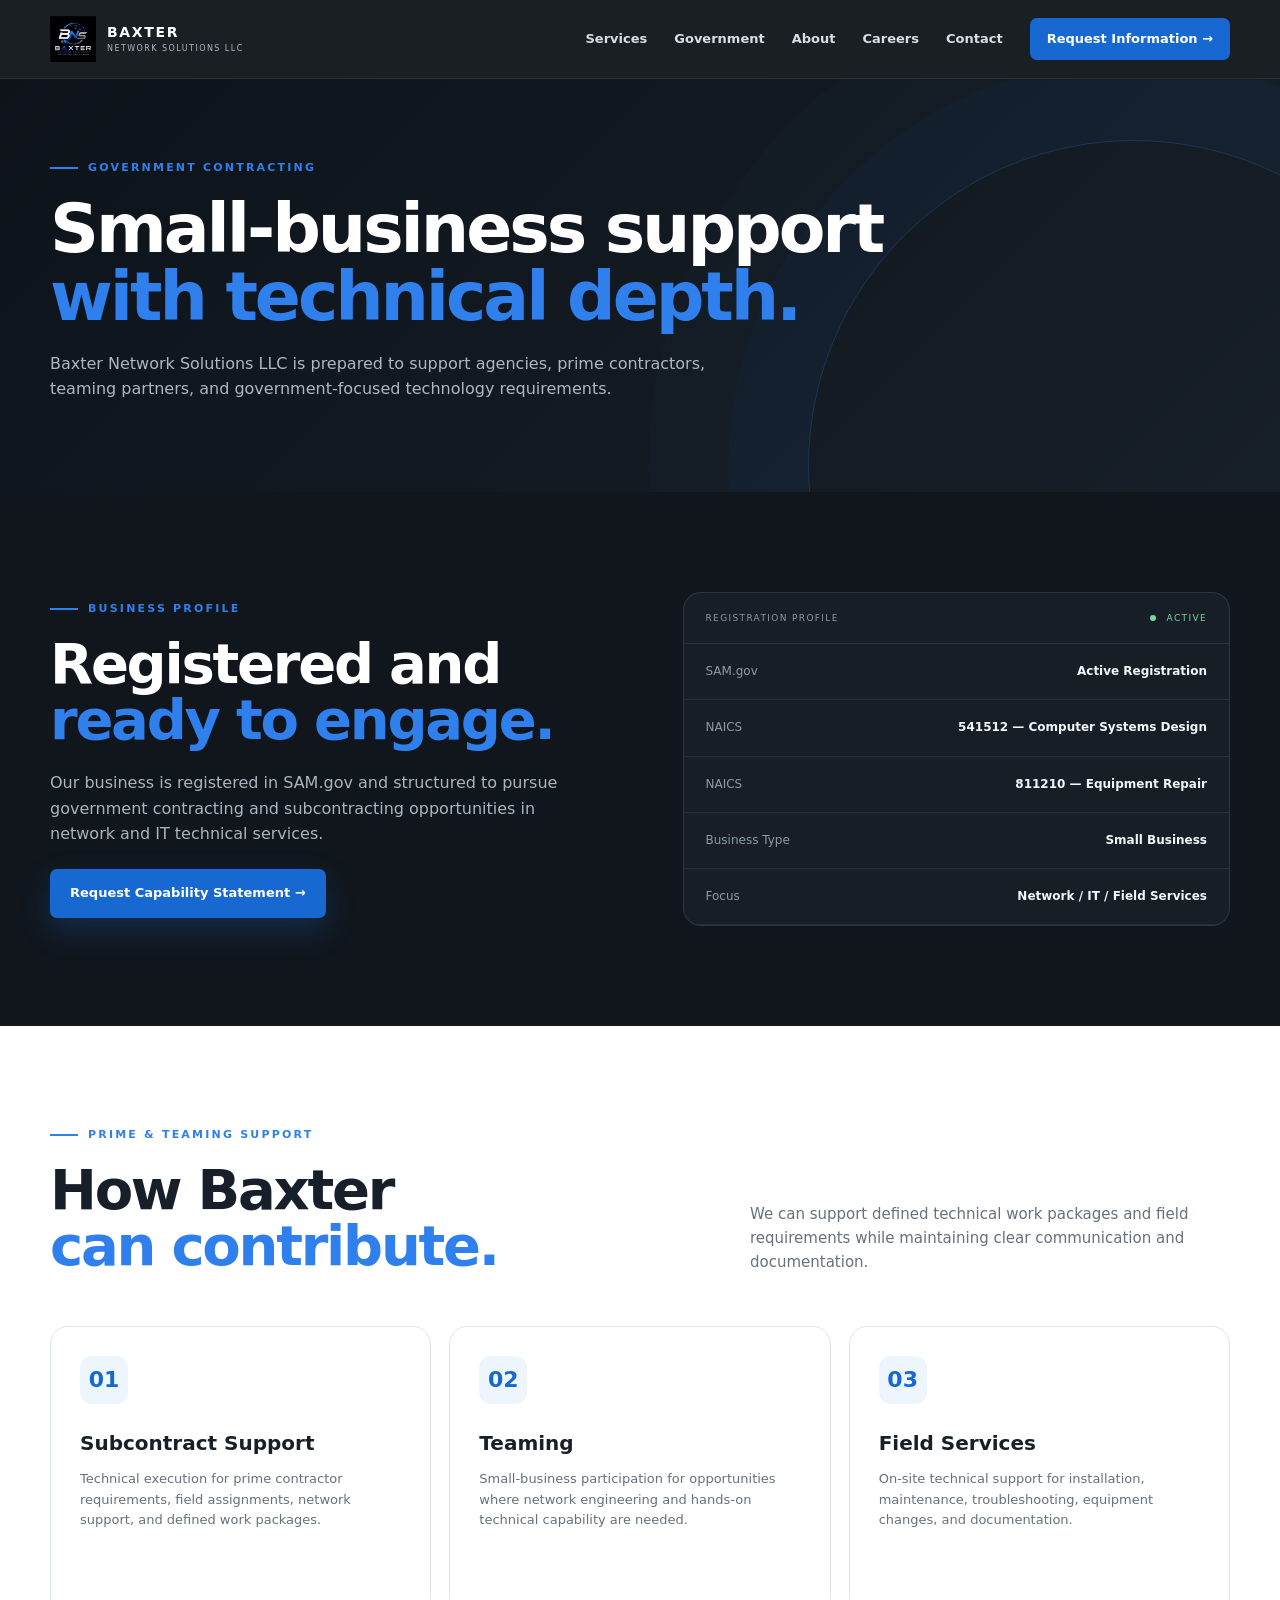
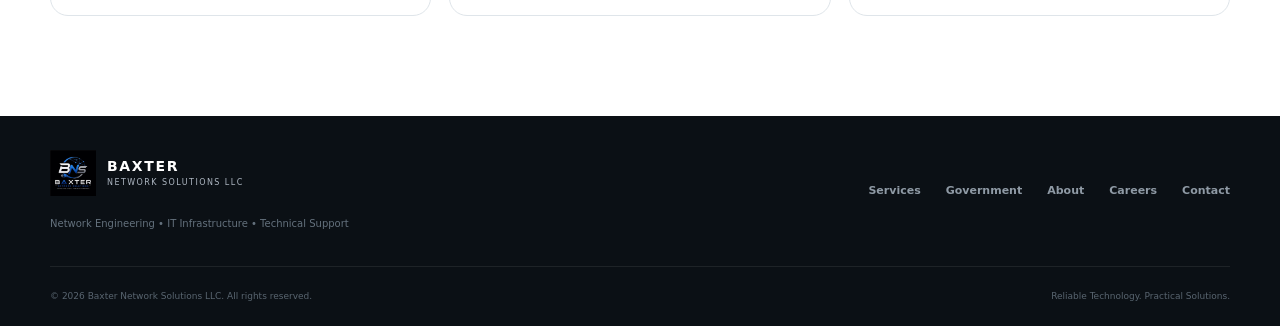
<file: government.html>
<!DOCTYPE html><html lang="en"><head><meta charset="UTF-8"><meta name="viewport" content="width=device-width,initial-scale=1.0"><meta name="description" content="Government Contracting | Baxter Network Solutions LLC"><meta name="theme-color" content="#11161c"><title>Government Contracting | Baxter Network Solutions LLC</title><link rel="stylesheet" href="styles.css"></head><body>
<header class="site-header">
  <div class="container nav-wrap">
    <a class="brand" href="index.html" aria-label="Baxter Network Solutions home">
      <img src="Logo.jpg" alt="Baxter Network Solutions LLC logo">
      <span class="brand-text">
        <strong>BAXTER</strong>
        <small>NETWORK SOLUTIONS LLC</small>
      </span>
    </a>

    <button class="menu-toggle" type="button"
      aria-label="Open navigation" aria-expanded="false"
      aria-controls="primary-nav">☰</button>

    <nav class="nav" id="primary-nav" aria-label="Main navigation">
      <a href="services.html">Services</a>
      <a href="government.html">Government</a>
      <a href="about.html">About</a>
      <a href="careers.html">Careers</a>
      <a href="contact.html">Contact</a>
      <a class="nav-cta" href="contact.html">Request Information →</a>
    </nav>
  </div>
</header>

<section class="page-title"><div class="container"><p class="eyebrow"><span></span> GOVERNMENT CONTRACTING</p><h1>Small-business support<br><em>with technical depth.</em></h1><p>Baxter Network Solutions LLC is prepared to support agencies, prime contractors, teaming partners, and government-focused technology requirements.</p></div></section>
<section class="section dark"><div class="container split"><div class="reveal"><p class="eyebrow"><span></span> BUSINESS PROFILE</p><h2>Registered and<br><em>ready to engage.</em></h2><p class="muted" style="margin:22px 0">Our business is registered in SAM.gov and structured to pursue government contracting and subcontracting opportunities in network and IT technical services.</p><a class="btn btn-primary" href="mailto:kevin.baxter@baxternetworksolutions.com?subject=Capability%20Statement%20Request">Request Capability Statement →</a></div><div class="panel reveal"><div class="panel-head"><span>REGISTRATION PROFILE</span><span class="badge"><i></i> ACTIVE</span></div><div class="panel-row"><span>SAM.gov</span><strong>Active Registration</strong></div><div class="panel-row"><span>NAICS</span><strong>541512 — Computer Systems Design</strong></div><div class="panel-row"><span>NAICS</span><strong>811210 — Equipment Repair</strong></div><div class="panel-row"><span>Business Type</span><strong>Small Business</strong></div><div class="panel-row"><span>Focus</span><strong>Network / IT / Field Services</strong></div></div></div></section>
<section class="section"><div class="container"><div class="section-head reveal"><div><p class="eyebrow"><span></span> PRIME & TEAMING SUPPORT</p><h2>How Baxter<br><em>can contribute.</em></h2></div><p>We can support defined technical work packages and field requirements while maintaining clear communication and documentation.</p></div><div class="cards"><article class="card reveal"><div class="icon">01</div><h3>Subcontract Support</h3><p>Technical execution for prime contractor requirements, field assignments, network support, and defined work packages.</p></article><article class="card reveal"><div class="icon">02</div><h3>Teaming</h3><p>Small-business participation for opportunities where network engineering and hands-on technical capability are needed.</p></article><article class="card reveal"><div class="icon">03</div><h3>Field Services</h3><p>On-site technical support for installation, maintenance, troubleshooting, equipment changes, and documentation.</p></article></div></div></section>
<footer class="footer"><div class="container footer-top"><div class="footer-brand"><a class="brand" href="index.html"
   aria-label="Baxter Network Solutions home">
  <img src="Logo.jpg"
       alt="Baxter Network Solutions LLC logo">
  <span class="brand-text">
    <strong>BAXTER</strong>
    <small>NETWORK SOLUTIONS LLC</small>
  </span>
</a><p>Network Engineering • IT Infrastructure • Technical Support</p></div><div class="footer-links"><a href="services.html">Services</a><a href="government.html">Government</a><a href="about.html">About</a><a href="careers.html">Careers</a><a href="contact.html">Contact</a></div></div><div class="container footer-bottom"><span>© <span id="year"></span> Baxter Network Solutions LLC. All rights reserved.</span><span>Reliable Technology. Practical Solutions.</span></div></footer><script src="script.js"></script></body></html>
</file>
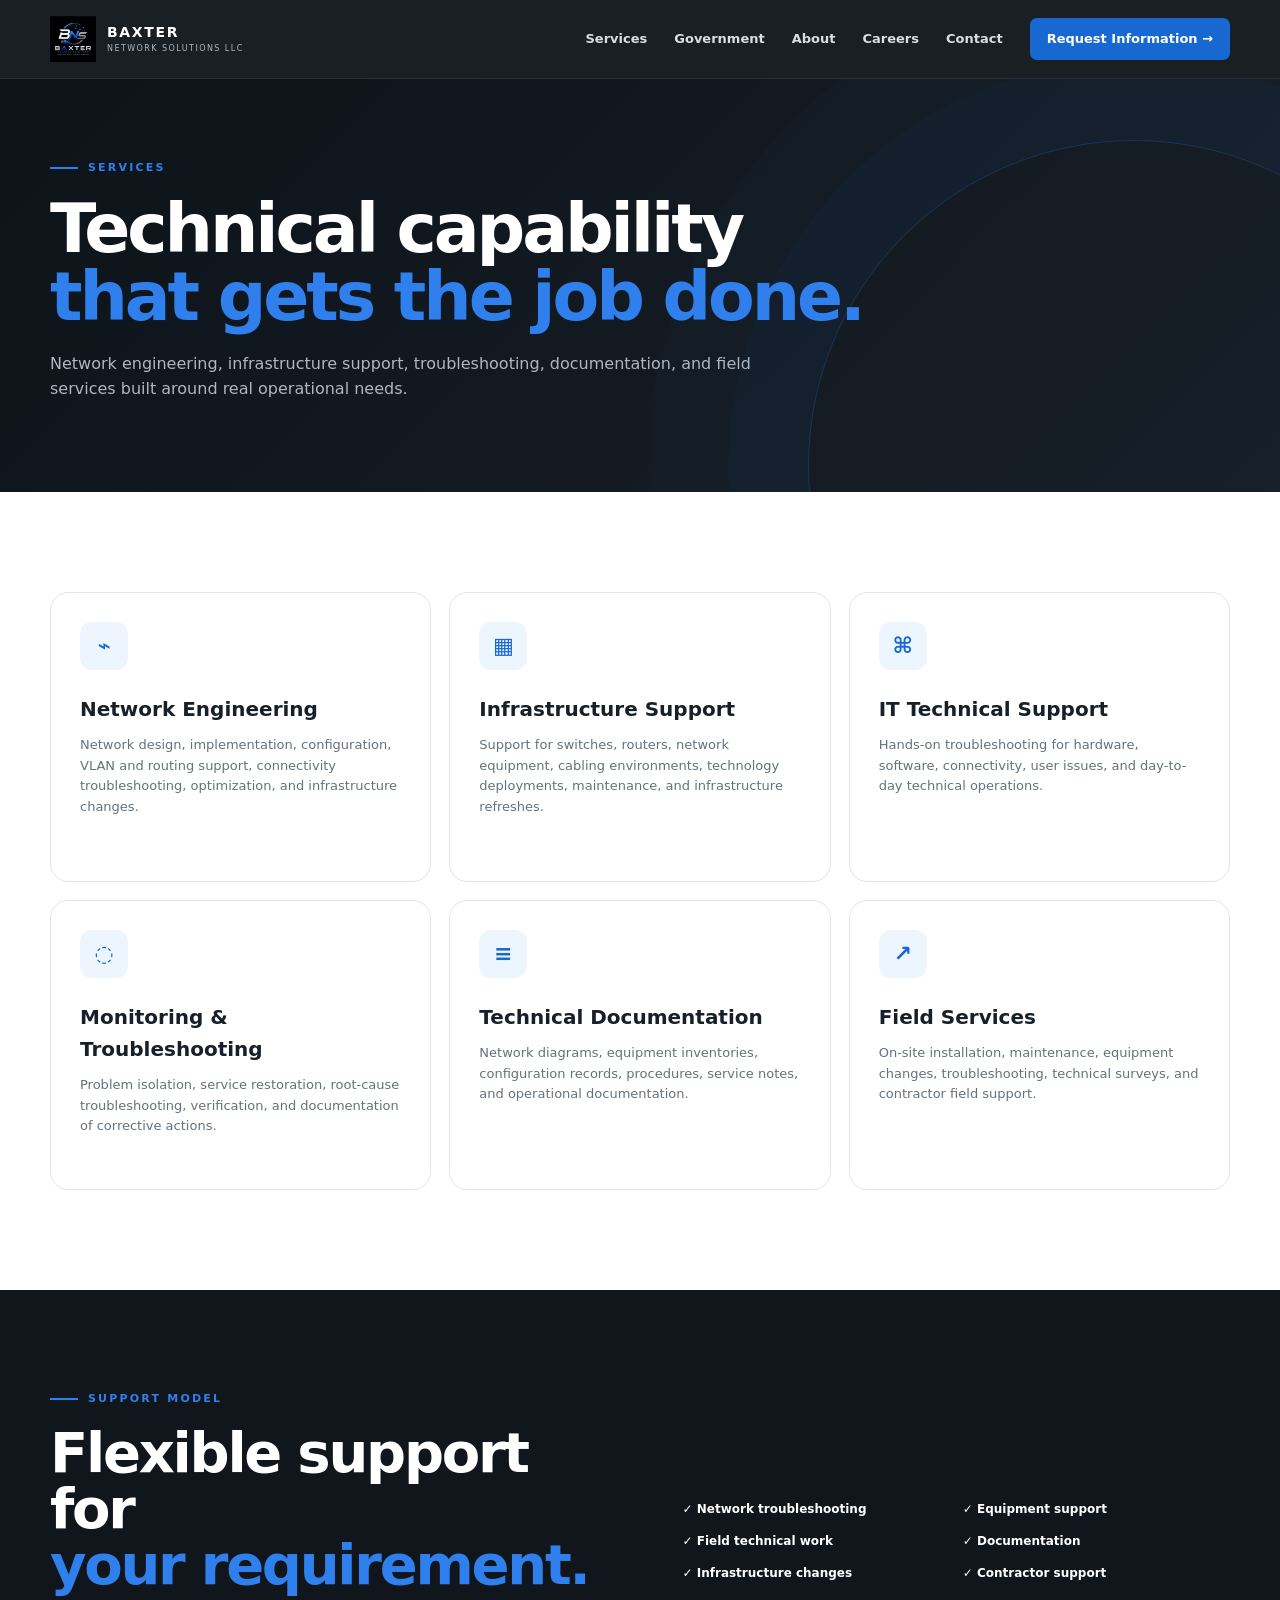
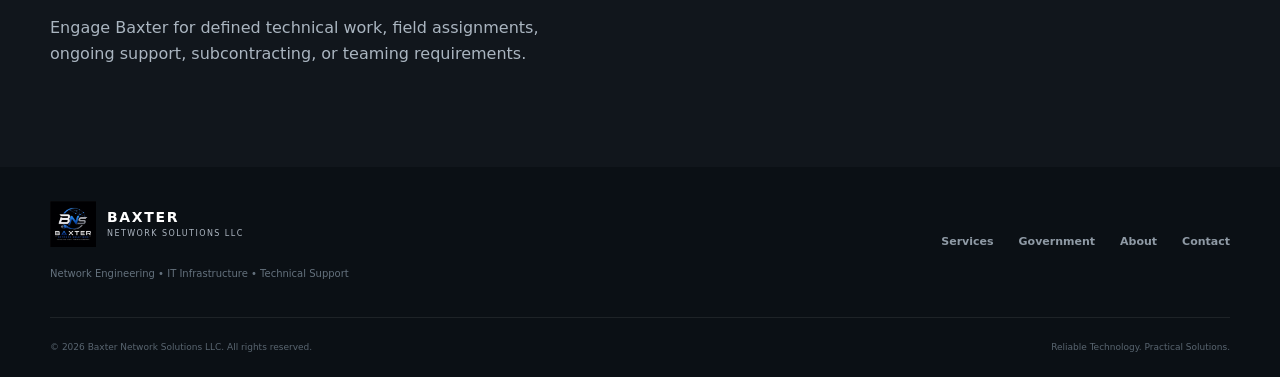
<file: services.html>
<!DOCTYPE html><html lang="en"><head><meta charset="UTF-8"><meta name="viewport" content="width=device-width,initial-scale=1.0"><meta name="description" content="Services | Baxter Network Solutions LLC"><meta name="theme-color" content="#11161c"><title>Services | Baxter Network Solutions LLC</title><link rel="stylesheet" href="styles.css"></head><body>
<header class="site-header">
  <div class="container nav-wrap">
    <a class="brand" href="index.html" aria-label="Baxter Network Solutions home">
      <img src="Logo.jpg" alt="Baxter Network Solutions LLC logo">
      <span class="brand-text">
        <strong>BAXTER</strong>
        <small>NETWORK SOLUTIONS LLC</small>
      </span>
    </a>

    <button class="menu-toggle" type="button"
      aria-label="Open navigation" aria-expanded="false"
      aria-controls="primary-nav">☰</button>

    <nav class="nav" id="primary-nav" aria-label="Main navigation">
      <a href="services.html">Services</a>
      <a href="government.html">Government</a>
      <a href="about.html">About</a>
      <a href="careers.html">Careers</a>
      <a href="contact.html">Contact</a>
      <a class="nav-cta" href="contact.html">Request Information →</a>
    </nav>
  </div>
</header>

<section class="page-title"><div class="container"><p class="eyebrow"><span></span> SERVICES</p><h1>Technical capability<br><em>that gets the job done.</em></h1><p>Network engineering, infrastructure support, troubleshooting, documentation, and field services built around real operational needs.</p></div></section>
<section class="section"><div class="container"><div class="cards">
<article class="card reveal" id="network"><div class="icon">⌁</div><h3>Network Engineering</h3><p>Network design, implementation, configuration, VLAN and routing support, connectivity troubleshooting, optimization, and infrastructure changes.</p></article>
<article class="card reveal" id="infrastructure"><div class="icon">▦</div><h3>Infrastructure Support</h3><p>Support for switches, routers, network equipment, cabling environments, technology deployments, maintenance, and infrastructure refreshes.</p></article>
<article class="card reveal" id="support"><div class="icon">⌘</div><h3>IT Technical Support</h3><p>Hands-on troubleshooting for hardware, software, connectivity, user issues, and day-to-day technical operations.</p></article>
<article class="card reveal"><div class="icon">◌</div><h3>Monitoring & Troubleshooting</h3><p>Problem isolation, service restoration, root-cause troubleshooting, verification, and documentation of corrective actions.</p></article>
<article class="card reveal"><div class="icon">≡</div><h3>Technical Documentation</h3><p>Network diagrams, equipment inventories, configuration records, procedures, service notes, and operational documentation.</p></article>
<article class="card reveal"><div class="icon">↗</div><h3>Field Services</h3><p>On-site installation, maintenance, equipment changes, troubleshooting, technical surveys, and contractor field support.</p></article>
</div></div></section>
<section class="section dark"><div class="container split"><div class="reveal"><p class="eyebrow"><span></span> SUPPORT MODEL</p><h2>Flexible support for<br><em>your requirement.</em></h2><p class="muted" style="margin-top:22px">Engage Baxter for defined technical work, field assignments, ongoing support, subcontracting, or teaming requirements.</p></div><div class="check-list reveal"><div>✓ Network troubleshooting</div><div>✓ Equipment support</div><div>✓ Field technical work</div><div>✓ Documentation</div><div>✓ Infrastructure changes</div><div>✓ Contractor support</div></div></div></section>
<footer class="footer"><div class="container footer-top"><div class="footer-brand"><a class="brand" href="index.html"
   aria-label="Baxter Network Solutions home">
  <img src="Logo.jpg"
       alt="Baxter Network Solutions LLC logo">
  <span class="brand-text">
    <strong>BAXTER</strong>
    <small>NETWORK SOLUTIONS LLC</small>
  </span>
</a><p>Network Engineering • IT Infrastructure • Technical Support</p></div><div class="footer-links"><a href="services.html">Services</a><a href="government.html">Government</a><a href="about.html">About</a><a href="contact.html">Contact</a></div></div><div class="container footer-bottom"><span>© <span id="year"></span> Baxter Network Solutions LLC. All rights reserved.</span><span>Reliable Technology. Practical Solutions.</span></div></footer><script src="script.js"></script></body></html>
</file>
<file: styles.css>
:root{--blue:#1769d1;--bright:#2f80ed;--silver:#aeb7c2;--light:#e4e9ee;--dark:#11161c;--dark2:#171e26;--dark3:#202a34;--text:#17202a;--muted:#65717d;--white:#fff;--max:1180px;--shadow:0 24px 70px rgba(17,22,28,.12)}
*{box-sizing:border-box;margin:0;padding:0}html{scroll-behavior:smooth}body{font-family:Inter,ui-sans-serif,system-ui,-apple-system,"Segoe UI",sans-serif;color:var(--text);line-height:1.6;overflow-x:hidden}a{text-decoration:none;color:inherit}.container{width:min(calc(100% - 40px),var(--max));margin:auto}
.site-header{position:sticky;top:0;left:0;right:0;z-index:1000;background:rgba(17,22,28,.96);backdrop-filter:blur(15px);border-bottom:1px solid rgba(255,255,255,.08)}.nav-wrap{min-height:78px;display:flex;align-items:center;justify-content:space-between}.brand{display:inline-flex;align-items:center;gap:11px;color:#fff}.brand-mark{width:40px;height:40px;display:grid;place-items:center;border:2px solid var(--bright);font-weight:900;font-size:22px;transform:skew(-8deg)}.brand-text{display:grid;line-height:1}.brand-text strong{letter-spacing:.12em;font-size:14px}.brand-text small{color:var(--silver);font-size:8px;letter-spacing:.18em;margin-top:6px}.nav{display:flex;align-items:center;gap:27px;color:#d8dee5;font-size:13px;font-weight:700}.nav a:hover{color:#fff}.nav-cta{background:var(--blue);padding:11px 17px;border-radius:7px;color:#fff!important}.menu-toggle{display:none;background:none;border:0;width:42px}.menu-toggle span{display:block;height:2px;background:#fff;margin:6px 0}
.hero{min-height:650px;padding-top:78px;background:radial-gradient(circle at 75% 45%,rgba(47,128,237,.22),transparent 27%),linear-gradient(135deg,#0d1319,#171f28 62%,#10161c);color:#fff;position:relative;overflow:hidden}.hero:after{content:"";position:absolute;inset:0;opacity:.12;background-image:linear-gradient(rgba(255,255,255,.2) 1px,transparent 1px),linear-gradient(90deg,rgba(255,255,255,.2) 1px,transparent 1px);background-size:55px 55px;mask-image:linear-gradient(to right,black,transparent 80%)}.hero-inner{min-height:572px;display:flex;align-items:center;position:relative;z-index:1}.eyebrow{color:var(--bright);font-size:11px;font-weight:850;letter-spacing:.2em;display:flex;align-items:center;gap:10px;margin-bottom:18px}.eyebrow span{width:28px;height:2px;background:currentColor}.hero h1{font-size:clamp(44px,6vw,72px);line-height:.98;letter-spacing:-.045em;max-width:820px}.hero h1 em,h1 em,h2 em{font-style:normal;color:var(--bright)}.hero p.lead{max-width:690px;color:#bdc6cf;font-size:17px;margin:25px 0 30px}.actions{display:flex;flex-wrap:wrap;gap:12px}.btn{display:inline-flex;align-items:center;justify-content:center;gap:12px;border-radius:7px;padding:14px 20px;font-size:13px;font-weight:850;transition:.25s}.btn-primary{background:var(--blue);color:#fff;box-shadow:0 12px 30px rgba(23,105,209,.28)}.btn-primary:hover{background:var(--bright);transform:translateY(-2px)}.btn-outline{border:1px solid rgba(255,255,255,.22);color:#fff}.btn-outline:hover{border-color:var(--bright);background:rgba(47,128,237,.08)}
.page-title{padding:80px 0 90px;background:linear-gradient(135deg,#0d1319,#171f28);color:#fff;position:relative;overflow:hidden}.page-title:after{content:"";position:absolute;right:-180px;bottom:-300px;width:650px;height:650px;border:1px solid rgba(47,128,237,.25);border-radius:50%;box-shadow:0 0 0 80px rgba(47,128,237,.03),0 0 0 160px rgba(47,128,237,.02)}.page-title h1{font-size:clamp(44px,6vw,68px);line-height:1;letter-spacing:-.045em;position:relative;z-index:1}.page-title p:not(.eyebrow){color:#aeb8c2;max-width:720px;margin-top:20px;position:relative;z-index:1}
.section{padding:100px 0}.section h2{font-size:clamp(36px,4.5vw,56px);line-height:1;letter-spacing:-.04em}.muted{color:var(--muted)}.section-head{display:grid;grid-template-columns:1fr .75fr;gap:60px;align-items:end;margin-bottom:52px}.section-head>p{color:var(--muted);font-size:15px}
.cards{display:grid;grid-template-columns:repeat(3,1fr);gap:18px}.card{border:1px solid #dfe5ea;border-radius:18px;padding:29px;min-height:290px;background:#fff;transition:.3s}.card:hover{transform:translateY(-6px);box-shadow:var(--shadow);border-color:#bfd6f5}.icon{width:48px;height:48px;border-radius:12px;background:#edf5ff;color:var(--blue);display:grid;place-items:center;font-size:22px;font-weight:900;margin-bottom:23px}.card h3{font-size:20px;margin-bottom:10px}.card p{font-size:13px;color:var(--muted);margin-bottom:18px}.card a{font-size:11px;color:var(--blue);font-weight:850}
.dark{background:var(--dark);color:#fff}.dark .muted{color:#aab5c0}.split{display:grid;grid-template-columns:1fr 1fr;gap:85px;align-items:center}.check-list{display:grid;grid-template-columns:1fr 1fr;gap:13px;margin-top:27px}.check-list div{font-size:12px;font-weight:750}.check-list span{color:var(--bright);margin-right:7px}
.panel{background:#171e26;border:1px solid rgba(255,255,255,.1);border-radius:18px;overflow:hidden}.panel-head{display:flex;justify-content:space-between;padding:18px 22px;border-bottom:1px solid rgba(255,255,255,.08);font-size:9px;letter-spacing:.15em;color:#8e9aa6}.panel-row{display:flex;justify-content:space-between;gap:20px;padding:18px 22px;border-bottom:1px solid rgba(255,255,255,.07);font-size:12px}.panel-row span{color:#8e9aa6}.panel-row strong{color:#f3f6f8}.badge{color:#71d99c}.badge i{display:inline-block;width:6px;height:6px;background:#71d99c;border-radius:50%;margin-right:6px}
.contact{background:#eef3f7}.contact-grid{display:grid;grid-template-columns:1fr .8fr;gap:80px;align-items:center}.contact-card{background:#fff;border-radius:18px;padding:28px;box-shadow:var(--shadow)}.contact-item{display:flex;align-items:center;gap:15px;padding:14px 0;border-bottom:1px solid #e7ebef}.contact-icon{width:40px;height:40px;border-radius:10px;background:#edf5ff;color:var(--blue);display:grid;place-items:center;font-weight:900}.contact-item span:last-child{display:grid;gap:2px}.contact-item small{font-size:8px;letter-spacing:.16em;color:#8996a2}.contact-item strong{font-size:13px;overflow-wrap:anywhere}.full{width:100%;margin-top:20px}
.footer{background:#0b1015;color:#8f9aa5}.footer-top{min-height:150px;display:flex;justify-content:space-between;align-items:center;gap:30px}.footer-brand p{font-size:10px;margin-top:12px;color:#64717d}.footer-links{display:flex;gap:25px;font-size:11px;font-weight:700}.footer-links a:hover{color:#fff}.footer-bottom{border-top:1px solid rgba(255,255,255,.08);min-height:60px;display:flex;align-items:center;justify-content:space-between;font-size:9px;color:#596570}
.form-grid{display:grid;grid-template-columns:1fr 1fr;gap:16px}.field{display:grid;gap:7px}.field.full-field{grid-column:1/-1}.field label{font-size:10px;font-weight:850;letter-spacing:.1em;text-transform:uppercase}.field input,.field select,.field textarea{width:100%;border:1px solid #d8e0e6;border-radius:8px;padding:13px;font:inherit;font-size:13px;outline:none}.field input:focus,.field select:focus,.field textarea:focus{border-color:var(--blue);box-shadow:0 0 0 3px rgba(47,128,237,.1)}.field textarea{min-height:140px;resize:vertical}
.reveal{opacity:0;transform:translateY(20px);transition:.7s}.reveal.visible{opacity:1;transform:none}
@media(max-width:900px){.nav{display:none;position:absolute;top:78px;left:14px;right:14px;background:#11161c;padding:18px;border:1px solid rgba(255,255,255,.1);border-radius:12px;flex-direction:column;align-items:stretch}.nav.open{display:flex}.nav a{padding:9px}.nav-cta{text-align:center}.menu-toggle{display:block}.section-head,.split,.contact-grid{grid-template-columns:1fr;gap:35px}.cards{grid-template-columns:repeat(2,1fr)}.hero-inner{min-height:560px}}
@media(max-width:620px){.container{width:min(calc(100% - 28px),var(--max))}.hero h1,.page-title h1{font-size:44px}.cards{grid-template-columns:1fr}.check-list,.form-grid{grid-template-columns:1fr}.field.full-field{grid-column:auto}.footer-top,.footer-bottom{flex-direction:column;align-items:flex-start;justify-content:center;padding:25px 0}.footer-links{flex-wrap:wrap}.section{padding:78px 0}}

/* Mobile hero layout repair — preserve existing animations */
@media (max-width: 620px) {
  .hero {
    overflow: hidden;
  }

  .hero-inner {
    display: flex;
    flex-direction: column;
    align-items: stretch;
    justify-content: center;
    gap: 28px;
    min-height: auto;
    padding-top: 110px;
    padding-bottom: 60px;
  }

  .hero-inner > * {
    width: 100%;
    max-width: 100%;
    min-width: 0;
    margin-left: 0;
    margin-right: 0;
  }

  .hero h1 {
    max-width: 100%;
    font-size: clamp(38px, 10vw, 48px);
    overflow-wrap: anywhere;
  }

  .hero .lead {
    width: 100%;
    max-width: 100%;
    overflow-wrap: anywhere;
  }

  .hero .eyebrow {
    max-width: 100%;
    font-size: 10px;
    letter-spacing: 0.12em;
    overflow-wrap: anywhere;
  }

  .hero .actions {
    display: flex;
    flex-wrap: wrap;
    gap: 12px;
  }

  .hero .actions .btn {
    max-width: 100%;
  }
}

/* BNS animated orbital logo background */
.hero {
  isolation: isolate;
}

.hero-logo-orbit {
  position: absolute;
  z-index: 0;
  top: 50%;
  right: 4%;
  width: min(44vw, 510px);
  aspect-ratio: 1;
  transform: translateY(-50%);
  display: grid;
  place-items: center;
  pointer-events: none;
  opacity: 0.76;
  -webkit-mask-image: linear-gradient(to right, transparent 0%, black 25%);
  mask-image: linear-gradient(to right, transparent 0%, black 25%);
}

.orbit-ring {
  position: absolute;
  inset: 8%;
  border: 1px solid rgba(157, 199, 237, 0.28);
  border-radius: 50%;
}

.orbit-ring-one {
  animation: bns-orbit-spin 34s linear infinite;
}

.orbit-ring-two {
  inset: 20%;
  border-color: rgba(199, 208, 217, 0.38);
  border-style: dashed;
  animation: bns-orbit-spin 48s linear infinite reverse;
}

.orbit-ring-three {
  inset: 32%;
  border: 1px solid rgba(64, 139, 224, 0.55);
  box-shadow: 0 0 30px rgba(47, 128, 237, 0.12);
  animation: bns-orbit-pulse 5s ease-in-out infinite;
}

.orbit-logo {
  position: relative;
  z-index: 2;
  display: grid;
  place-items: center;
  width: 27%;
  aspect-ratio: 1;
  padding: 10px;
  border: 1px solid rgba(199, 208, 217, 0.5);
  border-radius: 24%;
  background: rgba(16, 25, 35, 0.92);
  box-shadow:
    0 0 35px rgba(47, 128, 237, 0.24),
    0 0 90px rgba(47, 128, 237, 0.12);
  animation: bns-logo-float 6s ease-in-out infinite;
}

.orbit-logo img {
  display: block;
  width: 100%;
  height: 100%;
  object-fit: contain;
  border-radius: 8%;
}

.orbit-node {
  position: absolute;
  z-index: 3;
  width: 10px;
  height: 10px;
  border: 2px solid #a9c9e8;
  border-radius: 50%;
  background: #2f80ed;
  box-shadow: 0 0 16px rgba(47, 128, 237, 0.85);
}

.orbit-node-one {
  top: 12%;
  left: 45%;
  animation: bns-node-glow 3s ease-in-out infinite;
}

.orbit-node-two {
  right: 12%;
  bottom: 28%;
  animation: bns-node-glow 3s ease-in-out 1s infinite;
}

.orbit-node-three {
  left: 16%;
  bottom: 24%;
  animation: bns-node-glow 3s ease-in-out 2s infinite;
}

@keyframes bns-orbit-spin {
  to { rotate: 360deg; }
}

@keyframes bns-logo-float {
  0%, 100% { translate: 0 0; }
  50% { translate: 0 -9px; }
}

@keyframes bns-orbit-pulse {
  0%, 100% { scale: 1; opacity: 0.65; }
  50% { scale: 1.06; opacity: 1; }
}

@keyframes bns-node-glow {
  0%, 100% { opacity: 0.55; }
  50% { opacity: 1; box-shadow: 0 0 24px #2f80ed; }
}

/* Keep the effect behind text on smaller screens */
@media (max-width: 620px) {
  .hero-logo-orbit {
    top: 40%;
    right: -22%;
    width: 90vw;
    opacity: 0.25;
    -webkit-mask-image: none;
    mask-image: none;
  }

  .orbit-logo {
    width: 25%;
    padding: 7px;
  }

  .orbit-node {
    width: 7px;
    height: 7px;
  }
}


/* Respect reduced-motion preferences */
@media (prefers-reduced-motion: reduce) {
  .hero-logo-orbit *,
  .orbit-logo {
    animation: none !important;
  }
}

/* Consistent company logo across every page */
.brand img {
  display: block;
  width: 46px;
  height: 46px;
  max-width: 46px;
  object-fit: contain;
  flex-shrink: 0;
}

.footer .brand img {
  width: 46px;
  height: 46px;
}

/* Keep the header and logo within the page layout */
.site-header {
  position: sticky;
  top: 0;
  z-index: 1000;
}

/* Compact mobile header */
@media (max-width: 620px) {
  .site-header .nav-wrap {
    min-height: 72px;
  }

  .site-header .brand {
    min-width: 0;
    max-width: calc(100% - 55px);
  }

  .site-header .brand-text {
    min-width: 0;
  }

  .site-header .brand-text strong {
    font-size: 12px;
  }

  .site-header .brand-text small {
    font-size: 8px;
  }

  .site-header .menu-toggle {
    flex-shrink: 0;
  }
}


/* BNS homepage hero layout repair */
.hero-inner {
  display: grid;
  grid-template-columns: minmax(0, 1fr) minmax(0, 1.5fr);
  align-items: center;
  gap: 40px;
  width: min(calc(100% - 48px), 1180px);
  margin: 0 auto;
}

.hero-inner > * {
  min-width: 0;
}

.hero-inner h1 {
  font-size: clamp(42px, 5vw, 68px);
  overflow-wrap: normal;
}

.hero-inner .lead {
  max-width: 100%;
  font-size: 16px;
}

.hero-inner .actions {
  margin-top: 24px;
}

.hero-logo-orbit {
  right: 2%;
  width: min(32vw, 400px);
  opacity: 0.22;
  pointer-events: none;
}

@media (max-width: 900px) {
  .hero-inner {
    grid-template-columns: 1fr;
    gap: 24px;
    padding-top: 80px;
    padding-bottom: 60px;
  }

  .hero-inner h1 {
    max-width: 720px;
  }

  .hero-logo-orbit {
    right: -10%;
    width: 60vw;
  }
}

@media (max-width: 620px) {
  .hero-inner {
    width: calc(100% - 32px);
    gap: 20px;
    padding-top: 65px;
    padding-bottom: 45px;
  }

  .hero-inner h1 {
    font-size: clamp(38px, 10vw, 48px);
  }

  .hero-inner .lead {
    font-size: 15px;
  }

  .hero-logo-orbit {
    top: 50%;
    right: -25%;
    width: 90vw;
    opacity: 0.14;
  }
}
</file>
